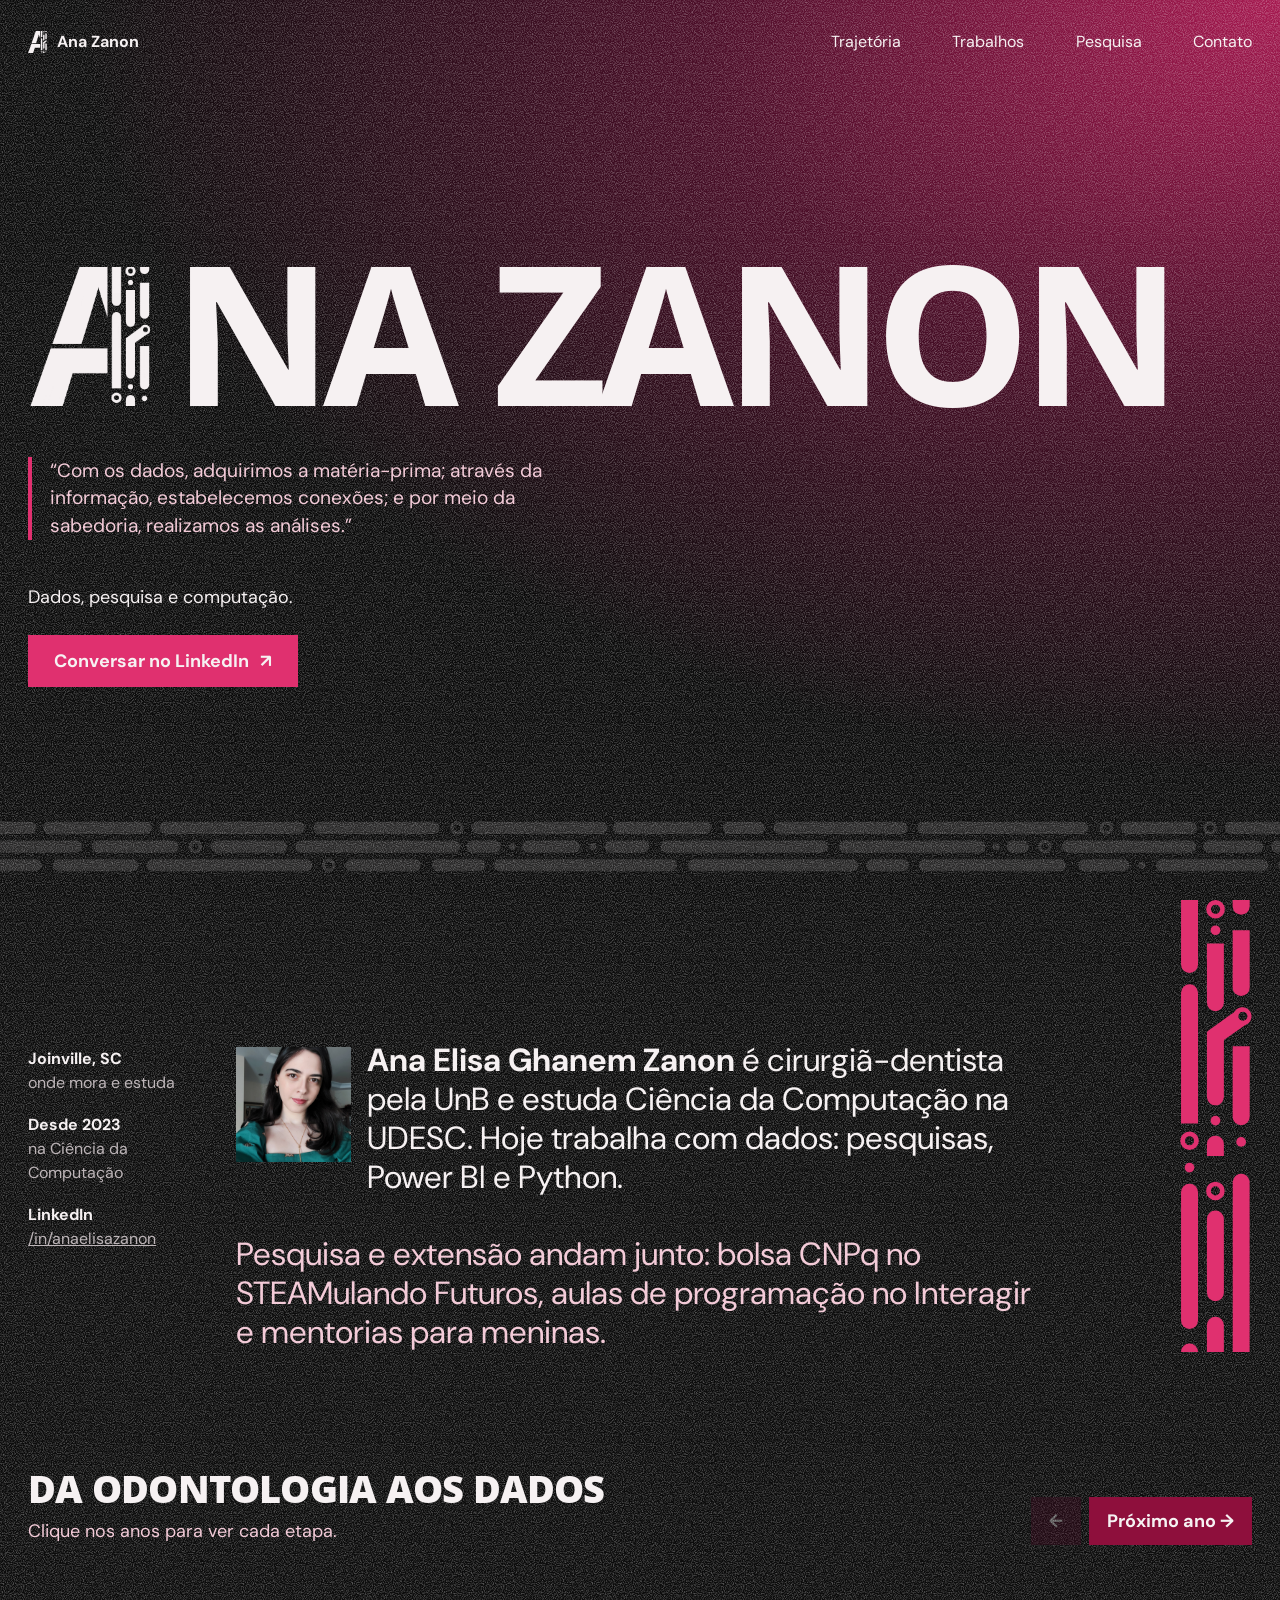
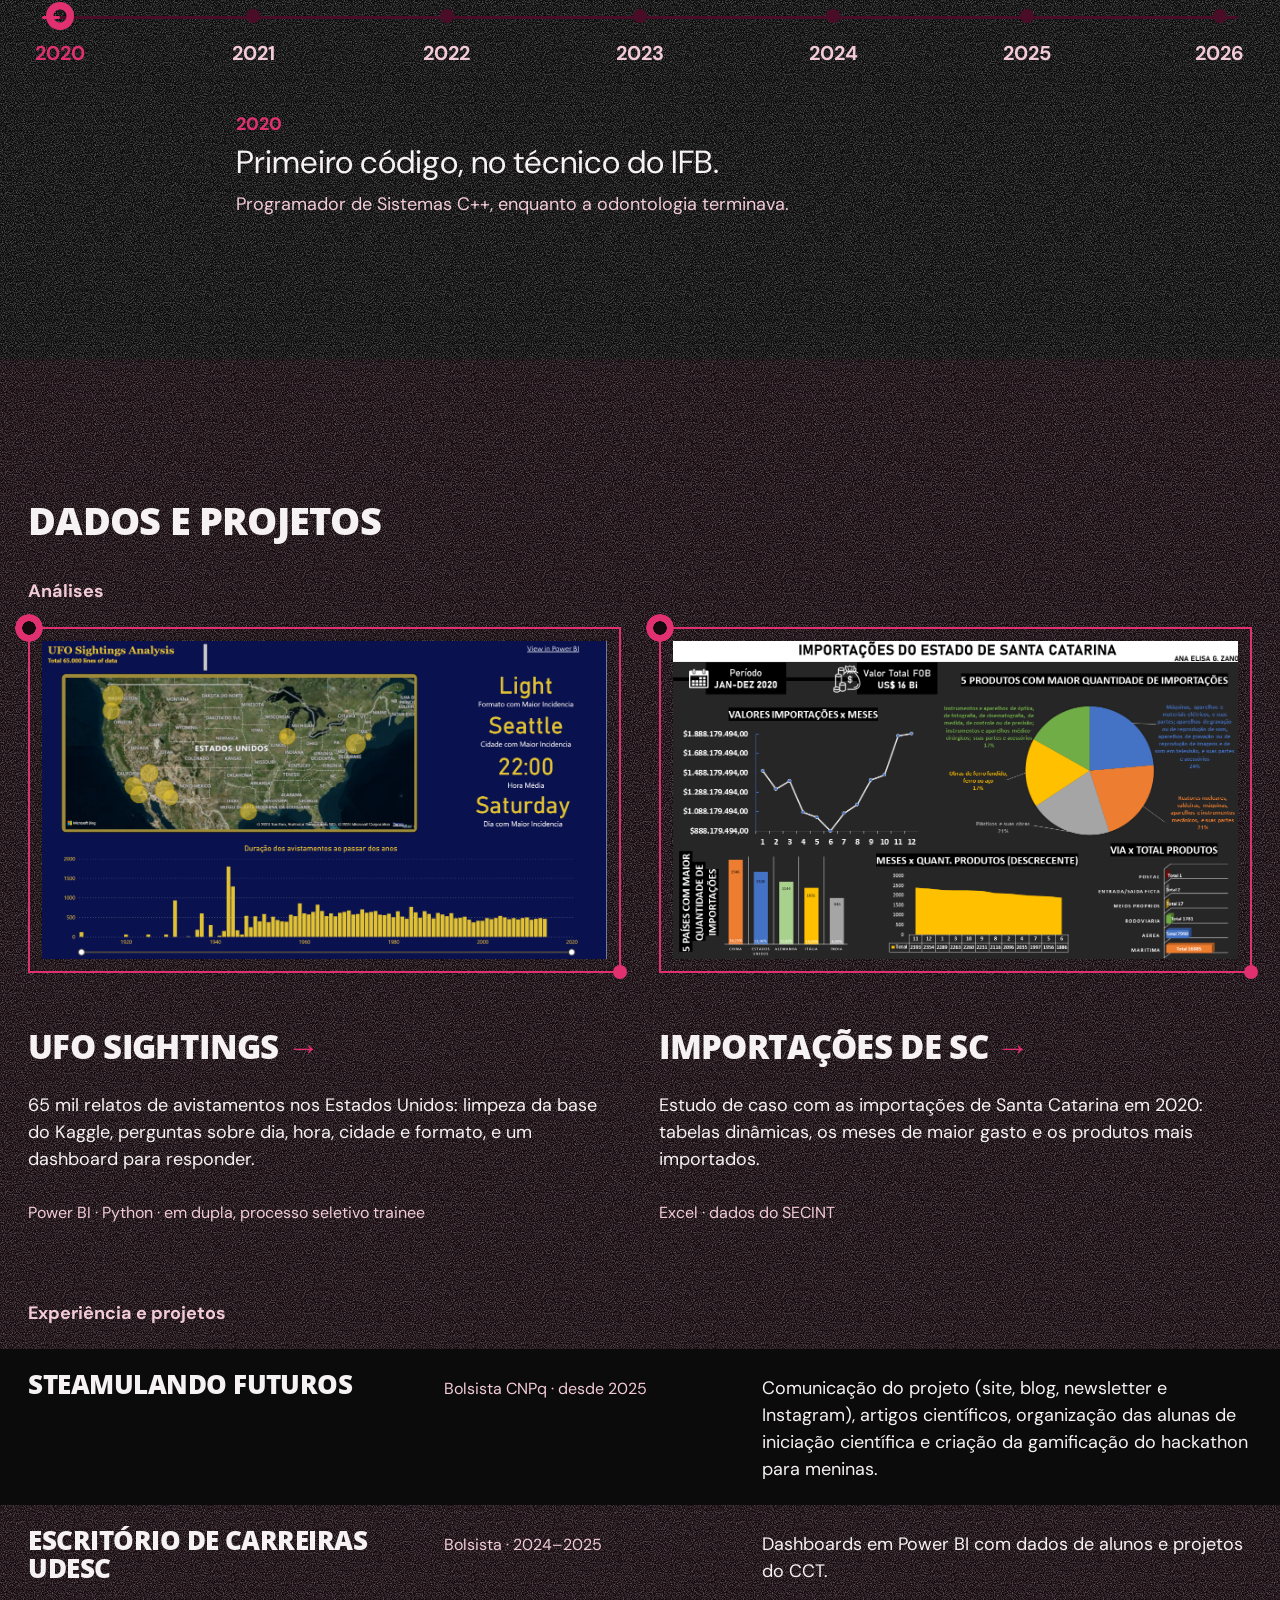
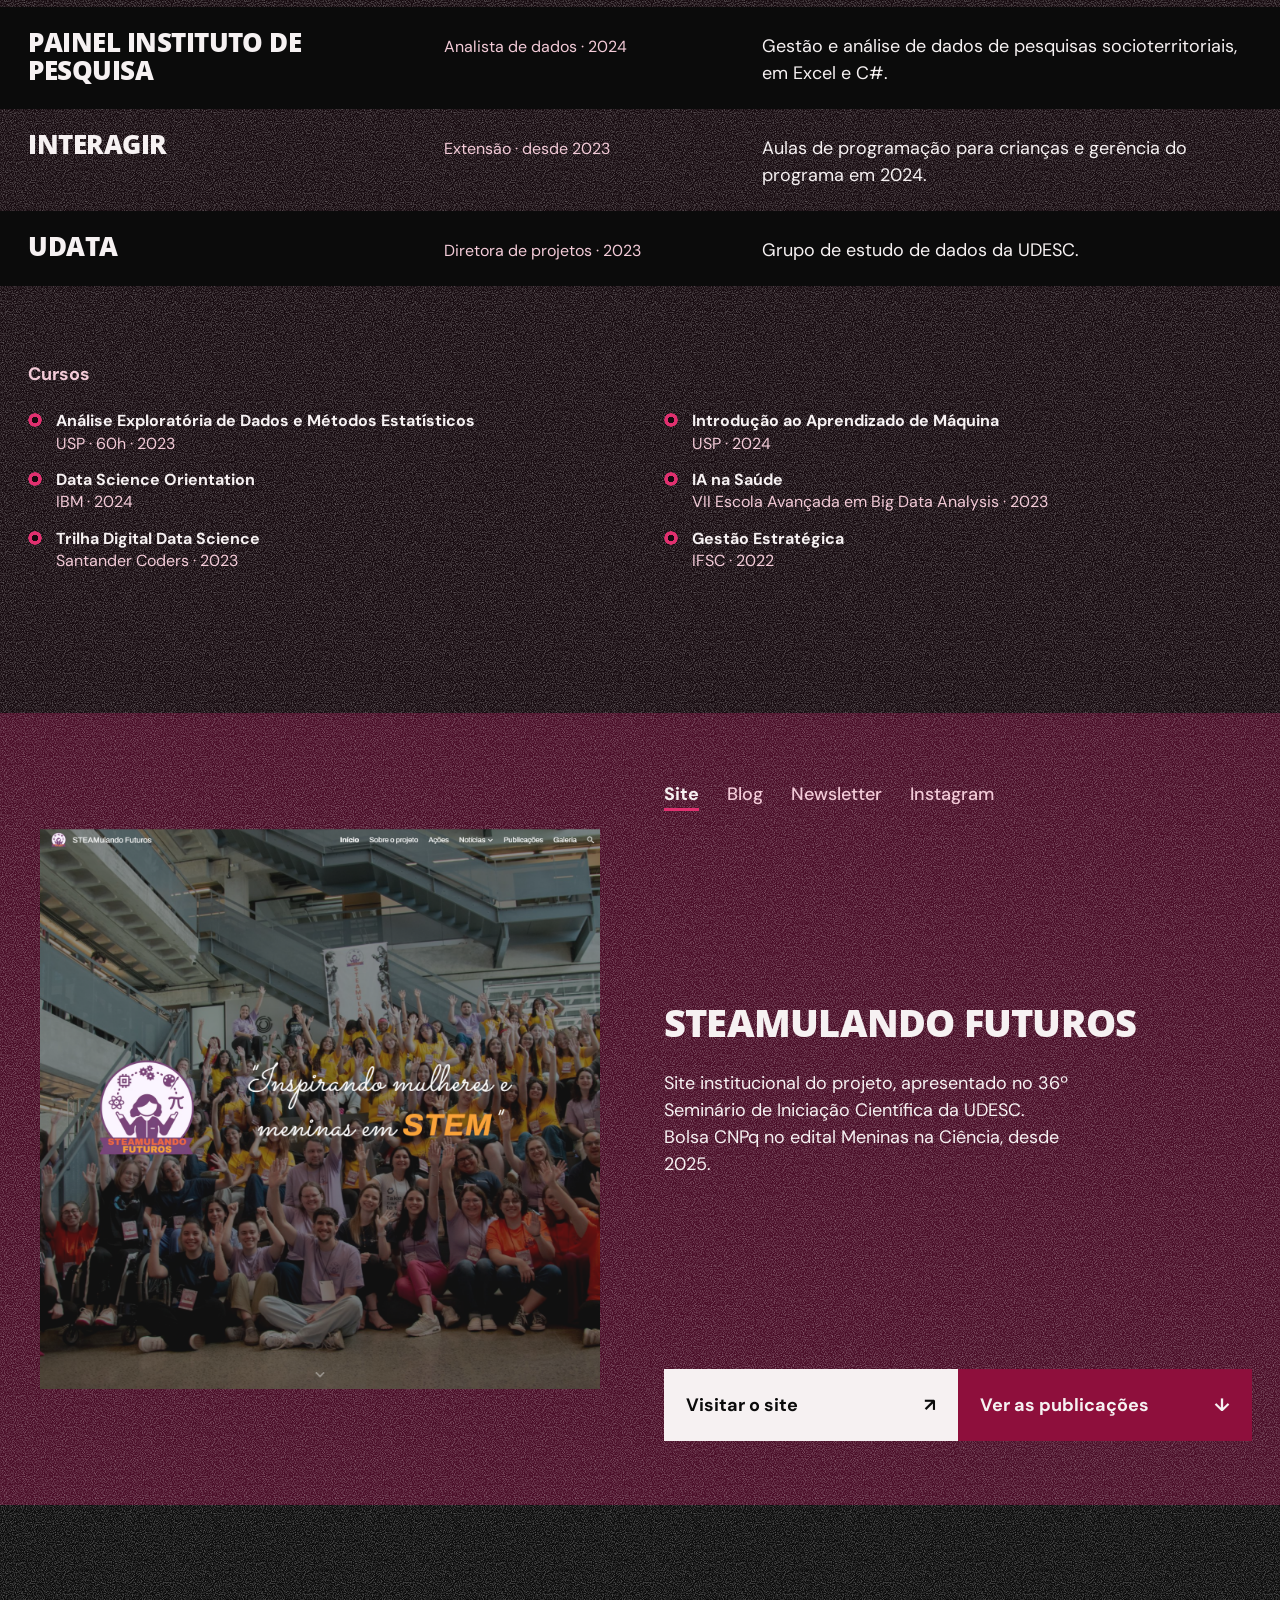
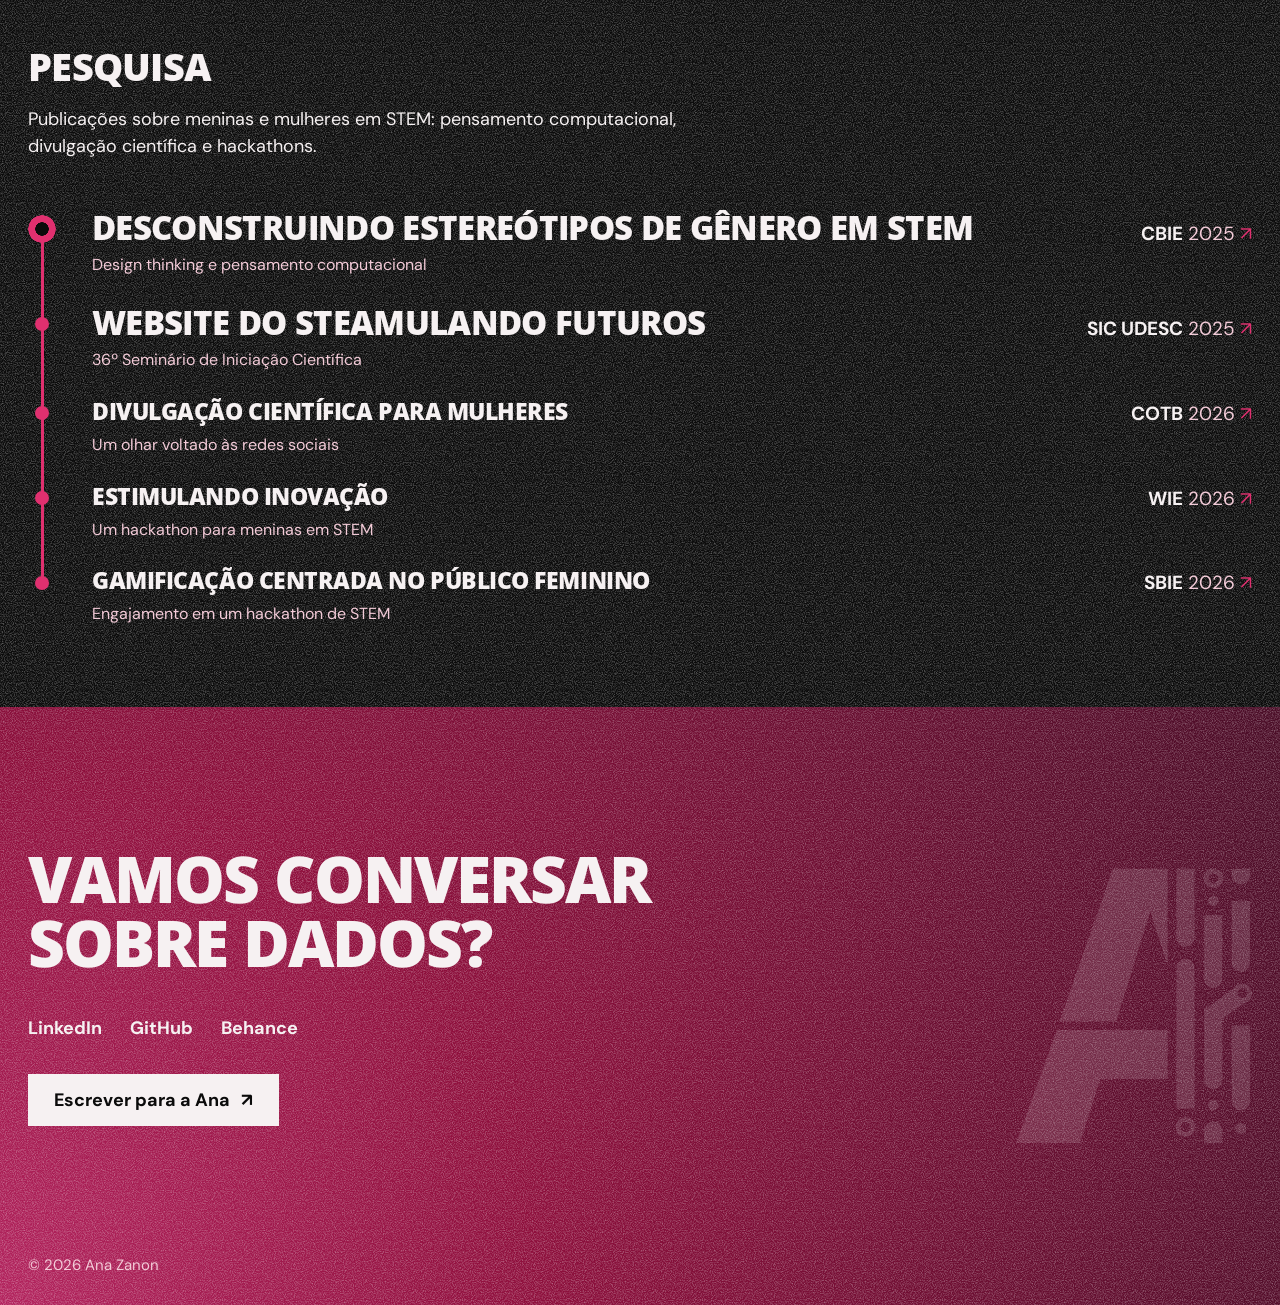
<file: index.html>
<!doctype html>
<html lang="pt-BR">
<head>
<meta charset="utf-8">
<meta name="viewport" content="width=device-width, initial-scale=1">
<title>Ana Zanon · Dados, pesquisa e computação</title>
<meta name="description" content="Ana Zanon: graduanda em Ciência da Computação na UDESC Joinville, analista de dados e pesquisadora em meninas em STEM. Cirurgiã-dentista pela UnB.">
<link rel="preconnect" href="https://fonts.googleapis.com">
<link rel="preconnect" href="https://fonts.gstatic.com" crossorigin>
<link href="https://fonts.googleapis.com/css2?family=Open+Sans:wght@700..800&family=DM+Sans:opsz,wght@9..40,400;9..40,500;9..40,700&display=swap" rel="stylesheet">
<script>document.documentElement.classList.add('js')</script>
<style>
:root{
  --bg:#0B0B0B; --ink:#F6F1F2; --muted:#BDB5B8; --soft:#F3CBD8; --accent:#E0306F;
  --wine:#8E0F3C; --deep:#4A0D27; --rose:#A61950; --field:#160A0F;
  --display:'Open Sans', Arial, sans-serif; --text:'DM Sans', system-ui, sans-serif;
  --m:clamp(16px,2.2vw,32px);
  --s-small:16px; --s-body:18px; --s-mid:clamp(28px,3vw,40px); --s-statement:clamp(22px,2.5vw,36px); --s-poster:clamp(48px,9.4vw,150px);
  --grain:url("data:image/svg+xml,%3Csvg xmlns='http://www.w3.org/2000/svg' width='240' height='240'%3E%3Cfilter id='g'%3E%3CfeTurbulence type='fractalNoise' baseFrequency='0.9' numOctaves='2' seed='7' stitchTiles='stitch'/%3E%3CfeColorMatrix values='0 0 0 0 1 0 0 0 0 1 0 0 0 0 1 1.4 0 0 0 -0.55'/%3E%3C/filter%3E%3Crect width='240' height='240' filter='url(%23g)' opacity='0.5'/%3E%3C/svg%3E");
  --ease-out:cubic-bezier(.22,1,.36,1);
}
*,*::before,*::after{box-sizing:border-box}
html{-webkit-text-size-adjust:100%;scroll-behavior:smooth}
body{margin:0;background:var(--bg) var(--grain);color:var(--ink);font-family:var(--text);font-size:var(--s-body);line-height:1.5;-webkit-font-smoothing:antialiased;overflow-x:hidden}
img{display:block;max-width:100%;height:auto}
a{color:inherit}
h1,h2,h3,p,ul,ol,figure{margin:0}
ul,ol{padding:0;list-style:none}
:focus-visible{outline:3px solid var(--accent);outline-offset:4px}
::selection{background:var(--accent);color:var(--ink)}
.skip{position:absolute;left:-9999px}.skip:focus{left:var(--m);top:var(--m);z-index:10;background:var(--ink);color:var(--bg);padding:12px 16px}
.vh{position:absolute;width:1px;height:1px;overflow:hidden;clip:rect(0 0 0 0);white-space:nowrap}

/* buttons: one shape for the whole page, square */
.btn{display:inline-flex;align-items:center;gap:.6em;min-height:52px;padding:0 26px;background:var(--accent);color:var(--ink);font:700 var(--s-body)/1 var(--text);text-decoration:none;border:0;cursor:pointer;transition:transform .18s var(--ease-out),background-color .18s}
.btn:hover{background:#C9245E}
.btn:active{transform:scale(.97)}
.btn .arr{transition:transform .25s var(--ease-out)}
.btn:hover .arr{transform:translate(3px,-3px)}

/* ---------- HERO ---------- */
.hero{position:relative;min-height:100svh;display:grid;grid-template-rows:auto 1fr auto;padding:var(--m);background:var(--grain),radial-gradient(120% 110% at 100% 0%,#A61950 0%,#4A0D27 38%,#0A0A0A 78%)}
.nav{display:flex;justify-content:space-between;align-items:center;gap:24px}
.mark{display:flex;align-items:center;gap:10px;font:700 var(--s-small)/1 var(--text);text-decoration:none}
.mark svg{width:19px;height:22px;color:var(--ink)}
.nav ul{display:flex;gap:clamp(18px,4vw,64px)}
.nav ul a{font-size:var(--s-small);text-decoration:none;position:relative;padding:8px 0}
.nav ul a::after{content:"";position:absolute;left:0;right:0;bottom:2px;height:2px;background:var(--accent);transform:scaleX(0);transform-origin:left;transition:transform .3s var(--ease-out)}
.nav ul a:hover::after,.nav ul a:focus-visible::after{transform:scaleX(1)}
.name{display:flex;justify-content:flex-start;margin-left:-.03em;align-items:baseline;font:720 clamp(56px,15.2vw,300px)/.9 var(--display);letter-spacing:-.045em;text-transform:uppercase;white-space:nowrap;margin:0}
.name .a{display:inline-block;width:.724em;height:.714em;margin-right:.02em}
/* Ana's own GIF, used as a luminance mask: its white becomes the letter in ink, its black background disappears */
.name .a{background:var(--ink);-webkit-mask:url(assets/logo.svg) center/contain no-repeat;mask:url(assets/logo-animado.gif) center/contain no-repeat;mask-mode:luminance}
@media (prefers-reduced-motion:reduce){.name .a{mask:url(assets/logo.svg) center/contain no-repeat;mask-mode:alpha}}
.hero-foot{display:flex;flex-direction:column;align-items:flex-start;gap:24px;margin-top:clamp(28px,3.4vw,44px)}
.hero-foot p{max-width:46ch;font-size:var(--s-body);color:var(--ink)}

/* ---------- ABOUT ---------- */
section{position:relative}
.about{padding:clamp(96px,11vw,170px) var(--m)}
.about-grid{display:grid;grid-template-columns:repeat(12,1fr);gap:24px}
.facts{grid-column:1 / span 2;display:flex;flex-direction:column;gap:18px;font-size:var(--s-small);color:var(--muted);padding-top:.4em}
.facts b{display:block;color:var(--ink);font-weight:700}
.bio{grid-column:3 / span 8;font-size:var(--s-statement);line-height:1.22;color:var(--ink)}
.bio p+p{margin-top:1.2em;color:var(--soft)}
.dropcap{float:left;width:3.6em;height:3.6em;margin:.18em .5em .1em 0;position:relative;overflow:hidden;background:var(--deep)}
.dropcap img{width:100%;height:100%;object-fit:cover;object-position:50% 24%;filter:contrast(1.04) saturate(.9)}
.hero-mid{align-self:center;display:flex;flex-direction:column;align-items:flex-start;padding-top:clamp(64px,12vh,140px)}
.hero-quote{max-width:44ch;margin:clamp(24px,3vw,40px) 0 0;padding-left:18px;border-left:4px solid var(--accent);font-size:clamp(18px,1.5vw,22px);line-height:1.45;color:var(--soft)}

/* the live thing: the trace through the years */
.trace{margin-top:clamp(80px,9vw,140px)}
.trace-head{display:flex;justify-content:space-between;align-items:end;gap:24px;flex-wrap:wrap;margin-bottom:28px}
.trace h2{font:800 var(--s-mid)/1.05 var(--display);letter-spacing:-.02em;text-transform:uppercase}
.trace .hint{margin-top:10px;color:var(--soft)}
.steps{display:flex;gap:8px}
.step{min-height:48px;min-width:48px;padding:0 18px;border:0;background:var(--wine);color:var(--ink);font:700 var(--s-body)/1 var(--text);cursor:pointer;transition:transform .18s var(--ease-out),background-color .2s,opacity .2s}
.step.prev{background:var(--deep)}
.step:hover{background:#A61950}.step.prev:hover{background:var(--wine)}
.step:active{transform:scale(.96)}
.step:disabled,.step.prev:disabled{opacity:.35;cursor:default;background:var(--deep)}
.years{position:relative;display:flex;justify-content:space-between;gap:8px;padding-top:30px;overflow-x:auto;scrollbar-width:none;-webkit-overflow-scrolling:touch}
.years::-webkit-scrollbar{display:none}
.years::before,.years .lit{content:"";position:absolute;left:14px;right:14px;top:43px;height:3px;background:var(--deep);border-radius:2px}
.years .lit{right:auto;background:var(--accent);width:0;transition:width .6s var(--ease-out)}
.years button{position:relative;flex:0 0 auto;min-width:64px;min-height:76px;padding:30px 6px 6px;background:none;border:0;color:var(--soft);font:700 20px/1 var(--text);font-variant-numeric:tabular-nums;cursor:pointer;transition:color .2s}
.years button::before{content:"";position:absolute;top:6px;left:50%;width:14px;height:14px;margin-left:-7px;border-radius:50%;background:var(--deep);transition:transform .3s var(--ease-out),background-color .3s}
.years button.on-path::before{background:var(--accent)}
.years button[aria-pressed="true"]{color:var(--accent)}
.years button:not([aria-pressed="true"]):hover{text-decoration:underline;text-decoration-color:var(--accent);text-decoration-thickness:3px;text-underline-offset:6px}
.years button[aria-pressed="true"]::before{width:28px;height:28px;margin-left:-14px;top:-1px;background:radial-gradient(circle,transparent 0 6px,var(--accent) 7px)}
.years button:hover{color:var(--ink)}
.years button:hover::before{transform:scale(1.25)}
.years button:active::before{transform:scale(.9)}
.year-text{min-height:5.5em;margin-top:36px;display:grid;grid-template-columns:repeat(12,1fr);gap:24px}
.year-text p{grid-column:3 / span 8;font-size:var(--s-statement);line-height:1.22}
.year-text .yr{display:block;font:800 var(--s-body)/1 var(--text);color:var(--accent);margin-bottom:10px}
.year-text p span{display:block;margin-top:.5em;font-size:var(--s-body);line-height:1.5;color:var(--soft)}
.year-text p.swap{animation:swap .45s var(--ease-out)}
@keyframes swap{from{opacity:0;transform:translateY(14px)}to{opacity:1;transform:none}}

/* ---------- WORK ---------- */
.work{padding:clamp(96px,11vw,170px) var(--m);background:var(--field) var(--grain)}
.work h2{font:800 var(--s-mid)/1.05 var(--display);letter-spacing:-.02em;text-transform:uppercase}
.work h3{font:700 var(--s-body)/1.3 var(--text);color:var(--soft);margin:clamp(56px,6vw,88px) 0 24px}
.work h2 + h3{margin-top:40px}
.cases{display:grid;grid-template-columns:1fr 1fr;gap:clamp(24px,3vw,48px)}
.case{display:flex;flex-direction:column;gap:20px;text-decoration:none}
.case .shot{aspect-ratio:16/9;overflow:hidden;background:#0b0b0b}
.case .shot img{width:100%;height:100%;object-fit:cover;object-position:50% 0;transition:transform .6s var(--ease-out)}
.case:hover .shot img{transform:scale(1.03)}
.case .t{font:800 clamp(26px,2.6vw,38px)/1.05 var(--display);letter-spacing:-.02em;text-transform:uppercase}
.case .t .go{color:var(--accent);display:inline-block;transition:transform .25s var(--ease-out)}
.case:hover .t .go{transform:translate(4px,-4px)}
.case p{max-width:52ch;color:var(--ink)}
.case .tags{font-size:var(--s-small);color:var(--soft)}
.jobs li{display:grid;grid-template-columns:4fr 3fr 5fr;gap:24px;align-items:baseline;padding:22px var(--m);margin:0 calc(var(--m) * -1)}
.jobs li:nth-child(odd){background:var(--bg)}
.jobs .n{font:800 clamp(22px,2vw,30px)/1.1 var(--display);letter-spacing:-.02em;text-transform:uppercase}
.jobs .r{font-size:var(--s-small);color:var(--soft)}
.jobs .x{color:var(--ink);max-width:52ch}
.courses{display:grid;grid-template-columns:1fr 1fr;gap:14px 48px;font-size:16px;line-height:1.4}
.courses li{display:grid;grid-template-columns:14px 1fr;column-gap:14px}
.courses li::before{content:"";grid-row:1 / span 2;width:14px;height:14px;margin-top:3px;border-radius:50%;background:radial-gradient(circle,var(--field) 0 3px,var(--accent) 3.5px 6.5px,transparent 7px)}
.courses b{font-weight:700}
.courses span{color:var(--soft)}
.pic{position:relative;overflow:hidden;background:var(--deep)}
.pic img{width:100%;height:100%;object-fit:cover;filter:grayscale(1) contrast(1.08) brightness(.82)}
.pic::after{content:"";position:absolute;inset:0;background:var(--rose);mix-blend-mode:color;opacity:.55;pointer-events:none}


.showcase{display:grid;grid-template-columns:1fr 1fr;min-height:88svh;background:var(--deep) var(--grain)}
.plate{display:flex;align-items:center;justify-content:center;padding:40px}
.plate .pic{width:100%;max-width:calc(88svh - 80px);aspect-ratio:1/1}
.plate .pic img{position:absolute;inset:0;object-position:50% 0;filter:none;opacity:0;transition:opacity .35s var(--ease-out)}
.plate .pic img.on{opacity:1}
.plate .pic img[data-tab="t-site"]{object-position:50% 40%}
.plate .pic::after{opacity:0}
.sc-text{display:flex;flex-direction:column;justify-content:space-between;gap:48px;padding:clamp(40px,5vw,72px) var(--m) clamp(40px,5vw,72px) 24px}
.tabs{display:flex;flex-wrap:wrap;gap:6px 28px}
.tabs button{background:none;border:0;padding:8px 0;color:var(--soft);font:500 18px/1 var(--text);cursor:pointer;position:relative}
.tabs button[aria-selected="true"]{color:var(--ink);font-weight:700}
.tabs button[aria-selected="true"]::after{content:"";position:absolute;left:0;right:0;bottom:0;height:3px;background:var(--accent)}
.tabs button:hover{color:var(--ink)}
.sc-text h2{font:800 var(--s-mid)/1.05 var(--display);letter-spacing:-.02em;text-transform:uppercase}
.sc-text .desc{margin-top:28px;max-width:34ch;font-size:var(--s-body)}
.sc-text .desc[hidden]{display:none}
.cells{display:grid;grid-auto-flow:column;grid-auto-columns:1fr}
.cells a[hidden]{display:none}
.cells a{display:flex;align-items:center;justify-content:space-between;min-height:72px;padding:0 22px;font-weight:700;text-decoration:none;transition:transform .18s var(--ease-out),background-color .2s}
.cells a:first-child{background:var(--ink);color:var(--bg)}
.cells a:last-child{background:var(--wine);color:var(--ink)}
.cells a:hover{transform:translateY(-3px)}
.cells a:active{transform:scale(.98)}

/* ---------- RESEARCH POSTER ---------- */
.research{padding:clamp(96px,11vw,170px) var(--m) 80px}
.research h2{font:800 var(--s-mid)/1.05 var(--display);letter-spacing:-.02em;text-transform:uppercase}
.research .lede{margin-top:20px;max-width:56ch;color:var(--ink)}
.poster{margin-top:48px;display:flex;flex-direction:column;gap:26px}
.poster a{display:flex;justify-content:space-between;align-items:baseline;gap:24px;text-decoration:none;padding:.04em 0}
.poster .w{font:800 clamp(24px,2.6vw,38px)/1.1 var(--display);letter-spacing:-.02em;text-transform:uppercase;transition:color .2s;max-width:30ch}
.poster .s{display:block;margin-top:6px;font:400 var(--s-small)/1.4 var(--text);letter-spacing:0;text-transform:none;color:var(--soft)}
.poster .f{font-size:19px;font-variant-numeric:tabular-nums;color:var(--soft);text-align:right;flex:0 0 auto}
.poster .f b{color:var(--ink)}
.poster .f .go{color:var(--accent);display:inline-block;transition:transform .25s var(--ease-out)}
.poster a:hover .w,.poster a:focus-visible .w{color:var(--accent)}
.poster a:hover .go{transform:translate(4px,-4px)}
.poster .main .w{color:var(--ink)}
.poster .minor .w{font-size:clamp(20px,1.8vw,26px);color:var(--ink)}
.archive{display:grid;grid-template-columns:5fr 7fr;gap:24px;margin-top:clamp(80px,9vw,140px);align-items:end}
.archive .pic{aspect-ratio:3/2}
.archive .pic img{object-position:50% 50%}
.archive p{font-size:var(--s-statement);line-height:1.22;max-width:30ch}
.archive p span{display:block;margin-top:16px;font-size:var(--s-small);line-height:1.45;color:var(--muted)}

/* ---------- FOOTER ---------- */
footer{position:relative;overflow:hidden;display:flex;flex-direction:column;align-items:flex-start;padding:clamp(88px,11vw,160px) var(--m) 28px;background:var(--grain),radial-gradient(circle at 0% 100%,#B3245E 0%,#8E0F3C 38%,#4A0D27 100%)}
footer h2{font:800 clamp(40px,5vw,84px)/1 var(--display);letter-spacing:-.03em;text-transform:uppercase;max-width:20ch}
.f-links{display:flex;gap:28px;margin-top:40px;font-size:var(--s-body);font-weight:700}
.f-links a{text-decoration:none;position:relative;padding:6px 0}
.f-links a::after{content:"";position:absolute;left:0;right:0;bottom:0;height:2px;background:var(--ink);transform:scaleX(0);transform-origin:left;transition:transform .3s var(--ease-out)}
.f-links a:hover::after,.f-links a:focus-visible::after{transform:scaleX(1)}
footer .btn{margin-top:32px;background:var(--ink);color:var(--bg)}
footer .btn:hover{background:var(--soft)}
.credits{margin-top:clamp(80px,10vw,140px);font-size:15px;color:var(--soft)}

/* ---------- LOGO ELEMENTS (from Ana's slide style: one per section, 60px clear of any text) ---------- */
.hero{grid-template-rows:auto 1fr auto}
.band{height:clamp(36px,4vw,56px);margin:clamp(40px,6vh,64px) calc(var(--m) * -1) 0;background:url(assets/trilhas-h.svg) repeat-x 0 50% / auto 100%;opacity:.13}
.about-grid{position:relative}
.about-col{position:absolute;right:0;top:calc(clamp(96px,11vw,170px) * -1);bottom:0;width:clamp(56px,5.6vw,84px);overflow:hidden;pointer-events:none}
.about-col img{width:100%;height:auto}
.frame{position:relative;padding:14px}
.frame::before{content:"";position:absolute;inset:0;border:2px solid var(--accent);pointer-events:none}
.frame::after{content:"";position:absolute;left:-13px;top:-13px;width:28px;height:28px;border-radius:50%;background:radial-gradient(circle,var(--field) 0 6.5px,var(--accent) 7px 13.5px,transparent 14px)}
.frame .dot{position:absolute;right:-6px;bottom:-6px;width:14px;height:14px;border-radius:50%;background:var(--accent)}
.case{gap:28px}
.case .frame{margin-bottom:28px}
.poster{padding-left:64px}
.poster li{position:relative;--c:21px}
.poster li.minor{--c:15px}
.poster li::before{content:"";position:absolute;left:-57px;top:calc(var(--c) - 7px);width:14px;height:14px;border-radius:50%;background:var(--accent)}
.poster li:first-child::before{left:-64px;top:calc(var(--c) - 14px);width:28px;height:28px;background:radial-gradient(circle,var(--bg) 0 6.5px,var(--accent) 7px 13.5px,transparent 14px)}
.poster li:not(:last-child)::after{content:"";position:absolute;left:-51.5px;top:var(--c);width:3px;height:calc(100% + 26px);background:var(--accent);z-index:-1}
.poster{position:relative;z-index:0}
.wm{position:absolute;right:var(--m);top:50%;transform:translateY(-50%);height:min(46%,320px);width:auto;opacity:.13;pointer-events:none}

/* ---------- MOTION ---------- */
.js .rv{opacity:0;transform:translateY(24px)}
.js .rv.in{opacity:1;transform:none;transition:opacity .7s var(--ease-out),transform .8s var(--ease-out);transition-delay:calc(var(--i,0) * 75ms)}
.js .name .ch{display:inline-block;opacity:0;transform:translateY(40%)}
.js .name.in .ch{opacity:1;transform:none;transition:opacity .8s var(--ease-out),transform 1s var(--ease-out);transition-delay:calc(var(--i,0) * 55ms + 120ms)}
.js .shutter{clip-path:inset(0 100% 0 0)}
.js .shutter img{transform:scale(1.12)}
.js .plate.in .shutter{clip-path:inset(0 0 0 0);transition:clip-path 1.1s cubic-bezier(.77,0,.18,1)}
.js .plate.in .shutter img{transform:scale(1);transition:transform 1.6s var(--ease-out)}
.drift img{animation:drift 22s ease-in-out infinite alternate}
@keyframes drift{from{transform:scale(1.04) translate(0,0)}to{transform:scale(1.14) translate(-2%,-1.5%)}}
@keyframes pulse{0%{opacity:.25}100%{opacity:1}}
@media (prefers-reduced-motion:reduce){
  html{scroll-behavior:auto}
  .js .rv,.js .name .ch{opacity:1!important;transform:none!important;transition:opacity .3s!important}
  .js .shutter{clip-path:none!important}.js .shutter img{transform:none!important}
  .drift img{animation:none}
  .year-text p.swap{animation:none}
}

/* ---------- PHONE ---------- */
@media (max-width:760px){
  .about-col,.wm{display:none}
  .poster{padding-left:44px}
  .poster li::before{left:-41px}.poster li:first-child::before{left:-48px}.poster li:not(:last-child)::after{left:-35.5px}
  :root{--s-body:17px}
  .nav ul{gap:16px}.nav ul li:not(:last-child){display:none}
  .name{font-size:19.5vw;flex-direction:column;align-items:flex-start;justify-content:center;line-height:.88}
  .hero-quote{font-size:17px}
  .name .row{display:flex;align-items:baseline}
  .hero-foot{align-self:stretch;align-items:stretch}
  .hero-foot .btn{justify-content:space-between}
  .about-grid{display:flex;flex-direction:column}
  .bio{font-size:22px;line-height:1.25}
  .dropcap{width:4.9em;height:4.9em}
  .facts{order:2;flex-direction:row;flex-wrap:wrap;gap:16px 28px;font-size:14px;margin-top:28px}
  .years{justify-content:space-between;gap:0;overflow:visible}
  .years button{min-width:40px;font-size:15px}
  .year-text{display:block}
  .year-text p{font-size:22px}
  .cases{grid-template-columns:1fr;gap:56px}
  .jobs li{grid-template-columns:1fr;gap:6px;padding:18px var(--m)}
  .jobs .n{font-size:22px}
  .courses{grid-template-columns:1fr}
  .showcase{grid-template-columns:1fr}
  .plate{padding:16px 16px 0}
  .sc-text{padding:28px 16px 48px;gap:36px}
  .cells{grid-auto-flow:row}.cells a{min-height:60px}
  .poster a{flex-direction:column;align-items:flex-start;gap:6px;padding-bottom:22px}
  .poster .w{font-size:22px}
  .poster .minor .w{font-size:19px}
  .poster .f{text-align:left;font-size:15px}
  .archive{grid-template-columns:1fr}
  .archive p{font-size:22px}
  footer h2{font-size:9vw}
  footer .btn{align-self:stretch;justify-content:space-between}
}
</style>
</head>
<body>
<svg width="0" height="0" style="position:absolute" aria-hidden="true">
  <symbol id="logo" viewBox="0 0 293.4 343">
    <g fill="currentColor"><path d="M188.5 0H120.6L54 190.9H124.6L166.9 53.8L188.5 121Z"/><path d="M0 343H79.2L104.9 262.8H188.5V201.6H50.9Z"/></g>
    <g class="tr" fill="currentColor" fill-rule="evenodd"><path d="M199.4 0V86.6A11.3 11.3 0 0 0 222 86.6V0Z"/><path d="M199.4 299.5V124.1A11.3 11.3 0 0 1 222 124.1V299.5Z"/><path d="M210.7 310.1A12.4 12.4 0 1 1 210.7 334.9A12.4 12.4 0 1 1 210.7 310.1ZM210.7 316.4A6.1 6.1 0 1 0 210.7 328.6A6.1 6.1 0 1 0 210.7 316.4Z"/><path d="M245.4 0A12.4 12.4 0 1 1 245.4 24.8A12.4 12.4 0 1 1 245.4 0ZM245.4 6.2A6.2 6.2 0 1 0 245.4 18.6A6.2 6.2 0 1 0 245.4 6.2Z"/><circle cx="245.3" cy="40.5" r="6.5"/><path d="M233.9 58.2H256.5V137.6A11.3 11.3 0 0 1 233.9 137.6Z"/><path d="M284.9 144.2L282.4 143.8L279.9 143.8L277.4 144.2L274.9 145.4L273 146.8L271.8 148L270.4 149.9L269.2 150.9L261.9 156L256 160.5L235.5 175.2L234 176.8L233.9 177.4V262.8L234 265L235 268.5L236.8 271.4L239.2 273.6L241.9 274.8L243.9 275.1L247.6 275L249.4 274.5L251.4 273.4L253.4 271.6L254.6 269.9L255.5 268.1L256.4 265L256.6 261.8L256.5 260.6V188.8L256.9 187.5L257.5 186.9L283.5 168.4L287.1 166.6L288.5 165.8L290 164.5L291.8 162.1L292.6 160.2L293.2 157.8L293.4 155.2L292.8 152L291.8 149.8L289.5 147L287.5 145.5ZM280.1 149.9L282.9 149.8L284.8 150.4L286.5 151.9L287.1 152.8L287.6 154L287.9 156.1L287.6 157.5L287.1 158.6L285.6 160.4L283.1 161.6L282.2 161.8L280.5 161.6L278.5 160.8L277 159.4L276 157.5L275.8 155.4L276.4 153L277.1 151.9L278 151L278.9 150.4Z"/><path d="M233.9 342.9V327A11.3 11.3 0 0 1 256.5 327V342.9Z"/><circle cx="245.3" cy="295.5" r="6.5"/><path d="M268.2 0V8.5A11.35 11.35 0 0 0 290.9 8.5V0Z"/><path d="M268.2 40.6H290.9V117.4A11.35 11.35 0 0 1 268.2 117.4Z"/><path d="M268.2 195.9H290.9V290.5A11.35 11.35 0 0 1 268.2 290.5Z"/><circle cx="279.5" cy="324.1" r="6.5"/></g>
  </symbol>
</svg>
<a class="skip" href="#sobre">Pular para o conteúdo</a>

<header class="hero">
  <nav class="nav" aria-label="Principal">
    <a class="mark" href="#top" id="top"><svg aria-hidden="true"><use href="#logo"/></svg>Ana Zanon</a>
    <ul>
      <li><a href="#sobre">Trajetória</a></li>
      <li><a href="#trabalhos">Trabalhos</a></li>
      <li><a href="#pesquisa">Pesquisa</a></li>
      <li><a href="#contato">Contato</a></li>
    </ul>
  </nav>
  <div class="hero-mid">
  <h1 class="name" aria-label="Ana Zanon">
    <span class="row" aria-hidden="true"><span class="a ch" style="--i:0"></span><span class="ch" style="--i:1">N</span><span class="ch" style="--i:2">A</span><span class="ch" style="--i:3">&nbsp;</span></span><span class="row" aria-hidden="true"><span class="ch" style="--i:4">Z</span><span class="ch" style="--i:5">A</span><span class="ch" style="--i:6">N</span><span class="ch" style="--i:7">O</span><span class="ch" style="--i:8">N</span></span>
  </h1>
  <blockquote class="hero-quote rv" style="--i:9">“Com os dados, adquirimos a matéria-prima; através da informação, estabelecemos conexões; e por meio da sabedoria, realizamos as análises.”</blockquote>
  <div class="hero-foot">
    <p class="rv" style="--i:10">Dados, pesquisa e computação.</p>
    <a class="btn rv" style="--i:11" href="https://www.linkedin.com/in/anaelisazanon" target="_blank" rel="noopener">Conversar no LinkedIn <span class="arr" aria-hidden="true">↗</span></a>
  </div>
  </div>
  <div class="band" aria-hidden="true"></div>
</header>

<main>
<section class="about" id="sobre" aria-label="Sobre a Ana">
  <div class="about-grid">
    <div class="about-col" aria-hidden="true"><img src="assets/trilhas-v.svg" width="96" height="1400" alt=""></div>
    <ul class="facts rv">
      <li><b>Joinville, SC</b>onde mora e estuda</li>
      <li><b>Desde 2023</b>na Ciência da Computação</li>
      <li><b>LinkedIn</b><a href="https://www.linkedin.com/in/anaelisazanon" target="_blank" rel="noopener">/in/anaelisazanon</a></li>
    </ul>
    <div class="bio">
      <p class="rv" style="--i:1"><span class="dropcap"><img src="assets/ana-foto.jpg" width="1280" height="1568" alt="Ana Zanon, de cabelo escuro e blusa verde, olhando para a câmera" loading="lazy" decoding="async"></span><b>Ana Elisa Ghanem Zanon</b> é cirurgiã-dentista pela UnB e estuda Ciência da Computação na UDESC. Hoje trabalha com dados: pesquisas, Power BI e Python.</p>
      <p class="rv" style="--i:2">Pesquisa e extensão andam junto: bolsa CNPq no STEAMulando Futuros, aulas de programação no Interagir e mentorias para meninas.</p>
    </div>
  </div>

  <div class="trace" id="trajetoria">
    <div class="trace-head rv">
      <div><h2>Da odontologia aos dados</h2><p class="hint">Clique nos anos para ver cada etapa.</p></div>
      <div class="steps" hidden><button type="button" class="step prev" aria-label="Ano anterior">←</button><button type="button" class="step next">Próximo ano →</button></div>
    </div>
    <div class="years rv" role="group" aria-label="Escolha um ano da trajetória" hidden>
      <span class="lit" aria-hidden="true"></span>
    </div>
    <div class="year-text" aria-live="polite"></div>
    <ol class="allyears-list" id="anos"></ol>
  </div>
</section>

<section class="work" id="trabalhos" aria-labelledby="trabalhos-t">
  <h2 id="trabalhos-t" class="rv">Dados e projetos</h2>
  <h3 class="rv" style="--i:1">Análises</h3>
  <div class="cases">
    <a class="case rv" style="--i:2" href="projetos/ufo-sightings.html">
      <div class="frame"><div class="shot"><img src="assets/ufo-dashboard.png" width="1280" height="709" alt="Dashboard em Power BI com mapa dos Estados Unidos, os destaques Light, Seattle, 22:00 e Saturday, e um gráfico de barras por ano" loading="lazy"></div><i class="dot" aria-hidden="true"></i></div>
      <span class="t">UFO Sightings <span class="go" aria-hidden="true">→</span></span>
      <p>65 mil relatos de avistamentos nos Estados Unidos: limpeza da base do Kaggle, perguntas sobre dia, hora, cidade e formato, e um dashboard para responder.</p>
      <span class="tags">Power BI · Python · em dupla, processo seletivo trainee</span>
    </a>
    <a class="case rv" style="--i:3" href="projetos/importacoes-sc.html">
      <div class="frame"><div class="shot"><img src="assets/sc/dashboard.png" width="1280" height="699" alt="Dashboard em Excel das importações de Santa Catarina em 2020, com valores por mês, produtos, países e vias de transporte" loading="lazy"></div><i class="dot" aria-hidden="true"></i></div>
      <span class="t">Importações de SC <span class="go" aria-hidden="true">→</span></span>
      <p>Estudo de caso com as importações de Santa Catarina em 2020: tabelas dinâmicas, os meses de maior gasto e os produtos mais importados.</p>
      <span class="tags">Excel · dados do SECINT</span>
    </a>
  </div>
  <h3 class="rv">Experiência e projetos</h3>
  <ul class="jobs">
    <li class="rv"><span class="n">STEAMulando Futuros</span><span class="r">Bolsista CNPq · desde 2025</span><span class="x">Comunicação do projeto (site, blog, newsletter e Instagram), artigos científicos, organização das alunas de iniciação científica e criação da gamificação do hackathon para meninas.</span></li>
    <li class="rv"><span class="n">Escritório de Carreiras UDESC</span><span class="r">Bolsista · 2024–2025</span><span class="x">Dashboards em Power BI com dados de alunos e projetos do CCT.</span></li>
    <li class="rv"><span class="n">Painel Instituto de Pesquisa</span><span class="r">Analista de dados · 2024</span><span class="x">Gestão e análise de dados de pesquisas socioterritoriais, em Excel e C#.</span></li>
    <li class="rv"><span class="n">Interagir</span><span class="r">Extensão · desde 2023</span><span class="x">Aulas de programação para crianças e gerência do programa em 2024.</span></li>
    <li class="rv"><span class="n">UDATA</span><span class="r">Diretora de projetos · 2023</span><span class="x">Grupo de estudo de dados da UDESC.</span></li>
  </ul>
  <h3 class="rv">Cursos</h3>
  <ul class="courses rv">
    <li><b>Análise Exploratória de Dados e Métodos Estatísticos</b><span>USP · 60h · 2023</span></li>
    <li><b>Introdução ao Aprendizado de Máquina</b><span>USP · 2024</span></li>
    <li><b>Data Science Orientation</b><span>IBM · 2024</span></li>
    <li><b>IA na Saúde</b><span>VII Escola Avançada em Big Data Analysis · 2023</span></li>
    <li><b>Trilha Digital Data Science</b><span>Santander Coders · 2023</span></li>
    <li><b>Gestão Estratégica</b><span>IFSC · 2022</span></li>
  </ul>
</section>

<section class="showcase" id="steamulando" aria-labelledby="sc-t">
  <div class="plate"><div class="pic shutter drift">
    <img class="on" data-tab="t-site" src="assets/steamulando-site.png" width="1440" height="1440" alt="Página inicial do site do STEAMulando Futuros: foto de grupo das participantes com a frase Inspirando mulheres e meninas em STEM">
    <img data-tab="t-blog" src="assets/steamulando-blog.png" width="1440" height="1440" alt="Página de notícias do site do STEAMulando Futuros, com as categorias e os posts mais recentes" loading="lazy">
    <img data-tab="t-news" src="assets/steamulando-newsletter.png" width="760" height="1100" alt="Primeira edição da newsletter do STEAMulando Futuros, de agosto de 2026, com o lançamento do site e o destaque do CSBC 2026" loading="lazy">
    <img data-tab="t-insta" src="assets/steamulando-instagram.png" width="1080" height="1440" alt="Perfil do Instagram @steamulando, com 731 seguidores e os posts mais recentes" loading="lazy">
  </div></div>
  <div class="sc-text">
    <div class="tabs" role="tablist" aria-label="Frentes de comunicação">
      <button role="tab" aria-selected="true" aria-controls="d-site" id="t-site">Site</button>
      <button role="tab" aria-selected="false" aria-controls="d-blog" id="t-blog" tabindex="-1">Blog</button>
      <button role="tab" aria-selected="false" aria-controls="d-news" id="t-news" tabindex="-1">Newsletter</button>
      <button role="tab" aria-selected="false" aria-controls="d-insta" id="t-insta" tabindex="-1">Instagram</button>
    </div>
    <div>
      <h2 id="sc-t" class="rv">STEAMulando Futuros</h2>
      <p class="desc rv" style="--i:1" role="tabpanel" id="d-site" aria-labelledby="t-site">Site institucional do projeto, apresentado no 36º Seminário de Iniciação Científica da UDESC. Bolsa CNPq no edital Meninas na Ciência, desde 2025.</p>
      <p class="desc" role="tabpanel" id="d-blog" aria-labelledby="t-blog" hidden>Blog com as ações do projeto: oficinas, hackathon e as publicações do grupo, escritas para quem está começando.</p>
      <p class="desc" role="tabpanel" id="d-news" aria-labelledby="t-news" hidden>Newsletter por e-mail feita em HTML, com as novidades do projeto. A primeira edição, de agosto de 2026, ficou pronta mas ainda não foi enviada.</p>
      <p class="desc" role="tabpanel" id="d-insta" aria-labelledby="t-insta" hidden>Gestão do Instagram, com séries sobre mulheres cientistas e tecnologia, divulgação de palestras e relatos de experiência de alunas.</p>
    </div>
    <div class="cells">
      <a class="go-link" href="https://steamulandofuturos.com.br" target="_blank" rel="noopener"><span class="lbl">Visitar o site</span> <span aria-hidden="true">↗</span></a>
      <a href="#pesquisa">Ver as publicações <span aria-hidden="true">↓</span></a>
    </div>
  </div>
</section>

<section class="research" id="pesquisa" aria-labelledby="pq-t">
  <h2 id="pq-t" class="rv">Pesquisa</h2>
  <p class="lede rv" style="--i:1">Publicações sobre meninas e mulheres em STEM: pensamento computacional, divulgação científica e hackathons.</p>
  <ul class="poster">
    <li class="main rv"><a href="https://sol.sbc.org.br/index.php/wie/article/view/38391" target="_blank" rel="noopener"><span class="txt"><span class="w">Desconstruindo estereótipos de gênero em STEM</span><span class="s">Design thinking e pensamento computacional</span></span><span class="f"><b>CBIE</b> 2025 <span class="go" aria-hidden="true">↗</span></span></a></li>
    <li class="main rv"><a href="https://steamulandofuturos.com.br" target="_blank" rel="noopener"><span class="txt"><span class="w">Website do STEAMulando Futuros</span><span class="s">36º Seminário de Iniciação Científica</span></span><span class="f"><b>SIC UDESC</b> 2025 <span class="go" aria-hidden="true">↗</span></span></a></li>
    <li class="minor rv"><a href="https://periodicos.univali.br/index.php/acotb/article/view/22244" target="_blank" rel="noopener"><span class="txt"><span class="w">Divulgação científica para mulheres</span><span class="s">Um olhar voltado às redes sociais</span></span><span class="f"><b>COTB</b> 2026 <span class="go" aria-hidden="true">↗</span></span></a></li>
    <li class="minor rv"><a href="https://sol.sbc.org.br/index.php/wie/article/view/45047" target="_blank" rel="noopener"><span class="txt"><span class="w">Estimulando inovação</span><span class="s">Um hackathon para meninas em STEM</span></span><span class="f"><b>WIE</b> 2026 <span class="go" aria-hidden="true">↗</span></span></a></li>
    <li class="minor rv"><a href="https://sol.sbc.org.br/index.php/sbie/article/view/45746" target="_blank" rel="noopener"><span class="txt"><span class="w">Gamificação centrada no público feminino</span><span class="s">Engajamento em um hackathon de STEM</span></span><span class="f"><b>SBIE</b> 2026 <span class="go" aria-hidden="true">↗</span></span></a></li>
  </ul>
</section>

</main>

<footer id="contato">
  <img class="wm" src="assets/logo.svg" width="293" height="343" alt="" aria-hidden="true">
  <h2 class="rv">Vamos conversar sobre dados?</h2>
  <ul class="f-links rv" style="--i:1">
    <li><a href="https://www.linkedin.com/in/anaelisazanon" target="_blank" rel="noopener">LinkedIn</a></li>
    <li><a href="https://github.com/anaelisazanon" target="_blank" rel="noopener">GitHub</a></li>
    <li><a href="https://www.behance.net/anaelisazanon" target="_blank" rel="noopener">Behance</a></li>
  </ul>
  <a class="btn rv" style="--i:2" href="mailto:anaelisazanon@gmail.com?subject=Contato%20pelo%20portf%C3%B3lio">Escrever para a Ana <span class="arr" aria-hidden="true">↗</span></a>
  <p class="credits">© 2026 Ana Zanon</p>
</footer>

<script>
(function(){
  var years=[
    ['2020','Primeiro código, no técnico do IFB.','Programador de Sistemas C++, enquanto a odontologia terminava.'],
    ['2021','Cirurgiã-dentista pela UnB.','Formatura em julho de 2021.'],
    ['2022','Técnico em Desenvolvimento de Sistemas.','IFSC Florianópolis, continuando o que começou no IFB.'],
    ['2023','Ciência da Computação na UDESC.','Interagir, diretoria de projetos no UDATA e maratonas de programação.'],
    ['2024','Analista de dados.','Painel Instituto de Pesquisa, Power BI no Escritório de Carreiras e gerência do Interagir.'],
    ['2025','Pesquisa.','Bolsa CNPq no STEAMulando Futuros, hackathon para meninas e artigo no CBIE.'],
    ['2026','Desenvolvimento e mentorias.','Liga Ágora, Society of Women Engineers na UDESC, Meninas Digitais e quatro publicações.']
  ];
  var prev,next;
  var list=document.getElementById('anos'), rail=document.querySelector('.years'), out=document.querySelector('.year-text'), lit=rail.querySelector('.lit');
  years.forEach(function(y){var li=document.createElement('li');li.innerHTML='<b>'+y[0]+'</b> · '+y[1]+' '+y[2];list.appendChild(li);});
  list.style.display='none'; rail.hidden=false;
  var btns=years.map(function(y,i){
    var b=document.createElement('button');b.type='button';b.textContent=y[0];b.setAttribute('aria-pressed','false');
    b.addEventListener('click',function(){pick(i,true);});rail.appendChild(b);return b;
  });
  function pick(i,user){
    btns.forEach(function(b,j){b.setAttribute('aria-pressed',j===i?'true':'false');b.classList.toggle('on-path',j<=i);});
    var b=btns[i], r=rail.getBoundingClientRect(), br=b.getBoundingClientRect();
    lit.style.width=Math.max(0,br.left+br.width/2-r.left-14+rail.scrollLeft)+'px';
    out.innerHTML='<p class="swap"><b class="yr">'+years[i][0]+'</b>'+years[i][1]+'<span>'+years[i][2]+'</span></p>';
    if(prev){prev.disabled=i===0;next.disabled=i===btns.length-1;}
    if(user&&b.scrollIntoView&&window.innerWidth<760)b.scrollIntoView({block:'nearest',inline:'center',behavior:'smooth'});
  }
  var steps=document.querySelector('.steps'); prev=steps.querySelector('.prev'); next=steps.querySelector('.next'); steps.hidden=false;
  function cur(){return btns.findIndex(function(b){return b.getAttribute('aria-pressed')==='true'});}
  prev.addEventListener('click',function(){var i=cur();if(i>0)pick(i-1,true);});
  next.addEventListener('click',function(){var i=cur();if(i<btns.length-1)pick(i+1,true);});
  pick(0,false);
  window.addEventListener('resize',function(){var i=btns.findIndex(function(b){return b.getAttribute('aria-pressed')==='true'});pick(i,false);});
  rail.addEventListener('keydown',function(e){
    var i=btns.findIndex(function(b){return b===document.activeElement});if(i<0)return;
    if(e.key==='ArrowRight'&&i<btns.length-1){btns[i+1].focus();pick(i+1,true);e.preventDefault();}
    if(e.key==='ArrowLeft'&&i>0){btns[i-1].focus();pick(i-1,true);e.preventDefault();}
  });


  // showcase tabs: each tab swaps the picture and the main link (the newsletter was never sent, so it has a picture but no link)
  var shots=[].slice.call(document.querySelectorAll('.plate img')), goLink=document.querySelector('.go-link');
  var goTo={'t-site':['https://steamulandofuturos.com.br','Visitar o site'],'t-blog':['https://www.steamulandofuturos.com.br/not%C3%ADcias/todas-as-not%C3%ADcias','Ler o blog'],'t-news':null,'t-insta':['https://www.instagram.com/steamulando','Ver o @steamulando']};
  var tabs=[].slice.call(document.querySelectorAll('[role=tab]'));
  function sel(t){tabs.forEach(function(x){var on=x===t;x.setAttribute('aria-selected',on);x.tabIndex=on?0:-1;var p=document.getElementById(x.getAttribute('aria-controls'));p.hidden=!on;if(on){var g=goTo[x.id];goLink.hidden=!g;if(g){goLink.href=g[0];goLink.querySelector('.lbl').textContent=g[1];}var shot=document.querySelector('.plate img[data-tab="'+x.id+'"]');if(shot){shots.forEach(function(im){im.classList.toggle('on',im===shot)});}p.classList.remove('rv');p.style.animation='none';p.offsetHeight;p.style.animation='swap .45s cubic-bezier(.22,1,.36,1)';}});}
  tabs.forEach(function(t,i){t.addEventListener('click',function(){sel(t)});t.addEventListener('keydown',function(e){var n=e.key==='ArrowRight'?i+1:e.key==='ArrowLeft'?i-1:-1;if(n>=0&&n<tabs.length){tabs[n].focus();sel(tabs[n]);}});});

  // entrances
  var els=[].slice.call(document.querySelectorAll('.rv,.plate,.name'));
  if(!('IntersectionObserver' in window)){els.forEach(function(e){e.classList.add('in')});return;}
  var io=new IntersectionObserver(function(es){es.forEach(function(e){if(e.isIntersecting){e.target.classList.add('in');io.unobserve(e.target);}})},{threshold:.15,rootMargin:'0px 0px -5% 0px'});
  els.forEach(function(e){io.observe(e)});
  setTimeout(function(){els.forEach(function(e){if(e.getBoundingClientRect().top<innerHeight)e.classList.add('in')})},1600);
})();
</script>
</body>
</html>
</file>
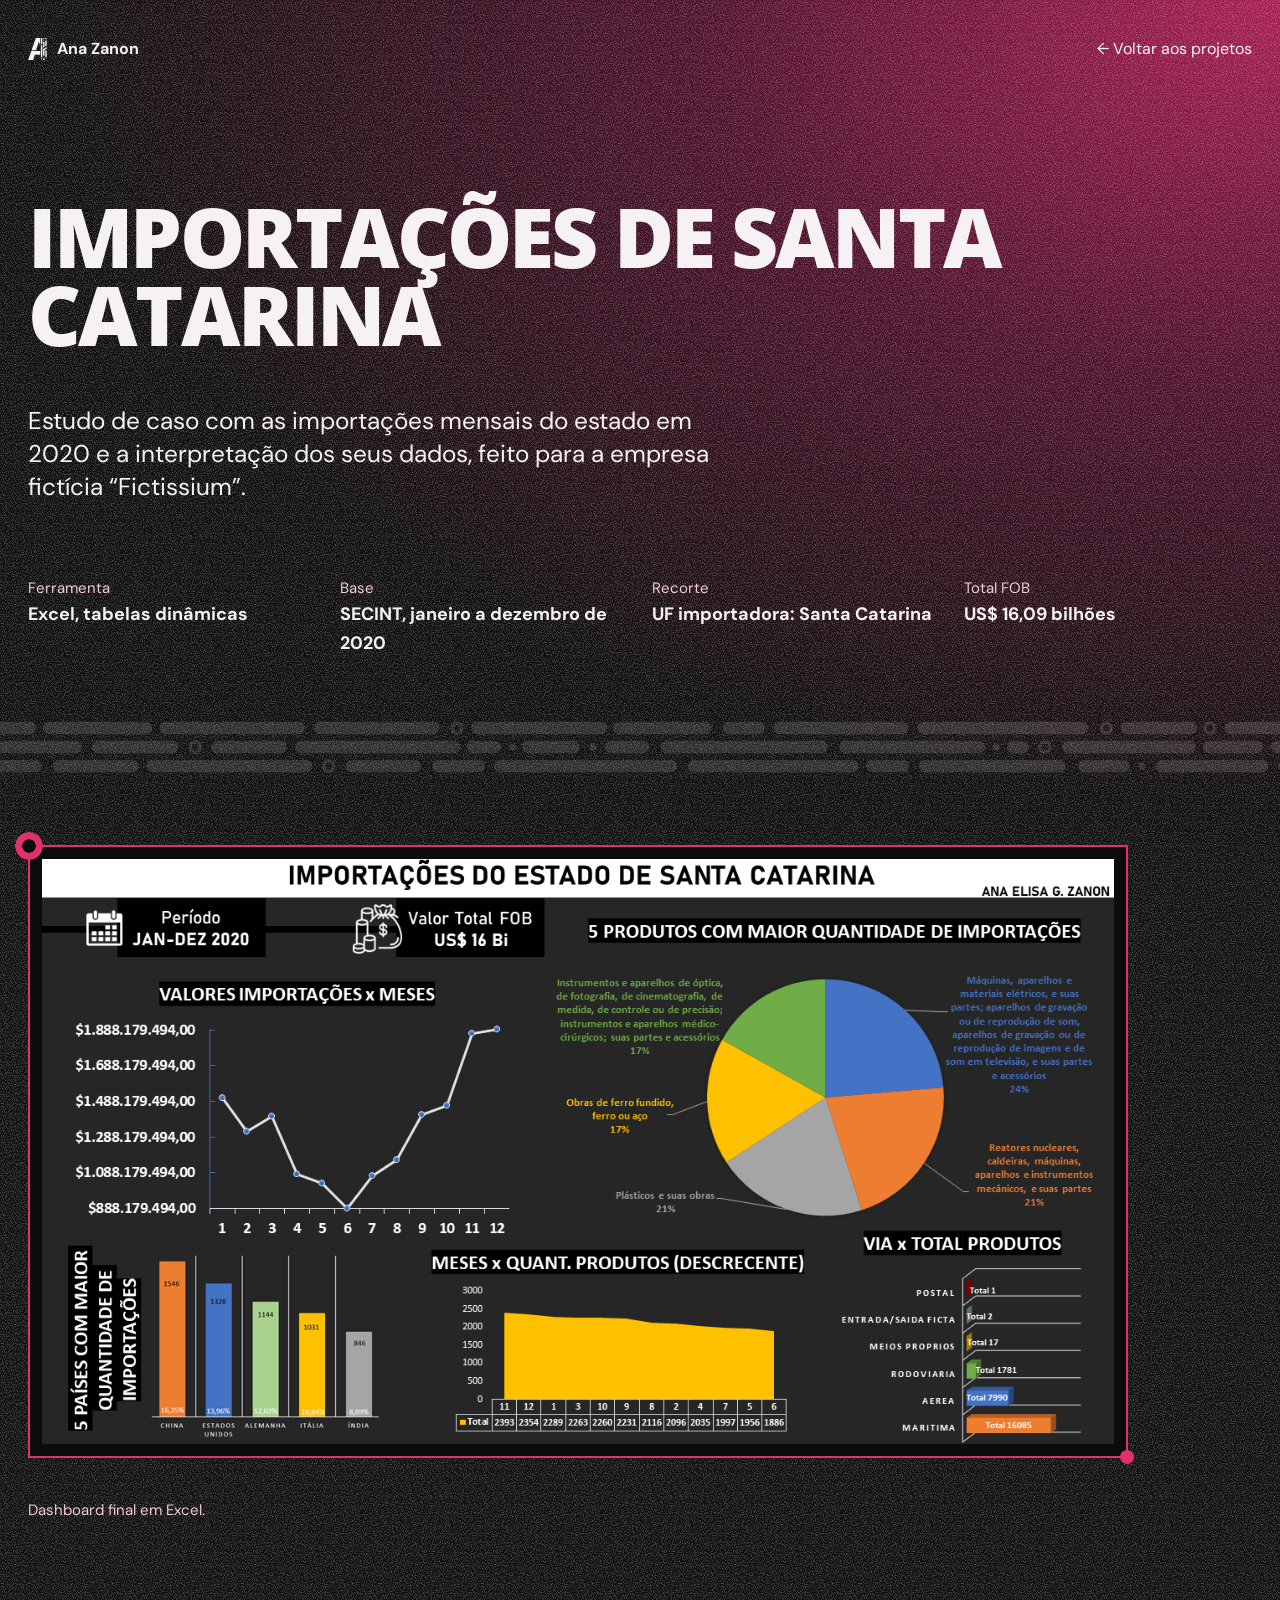
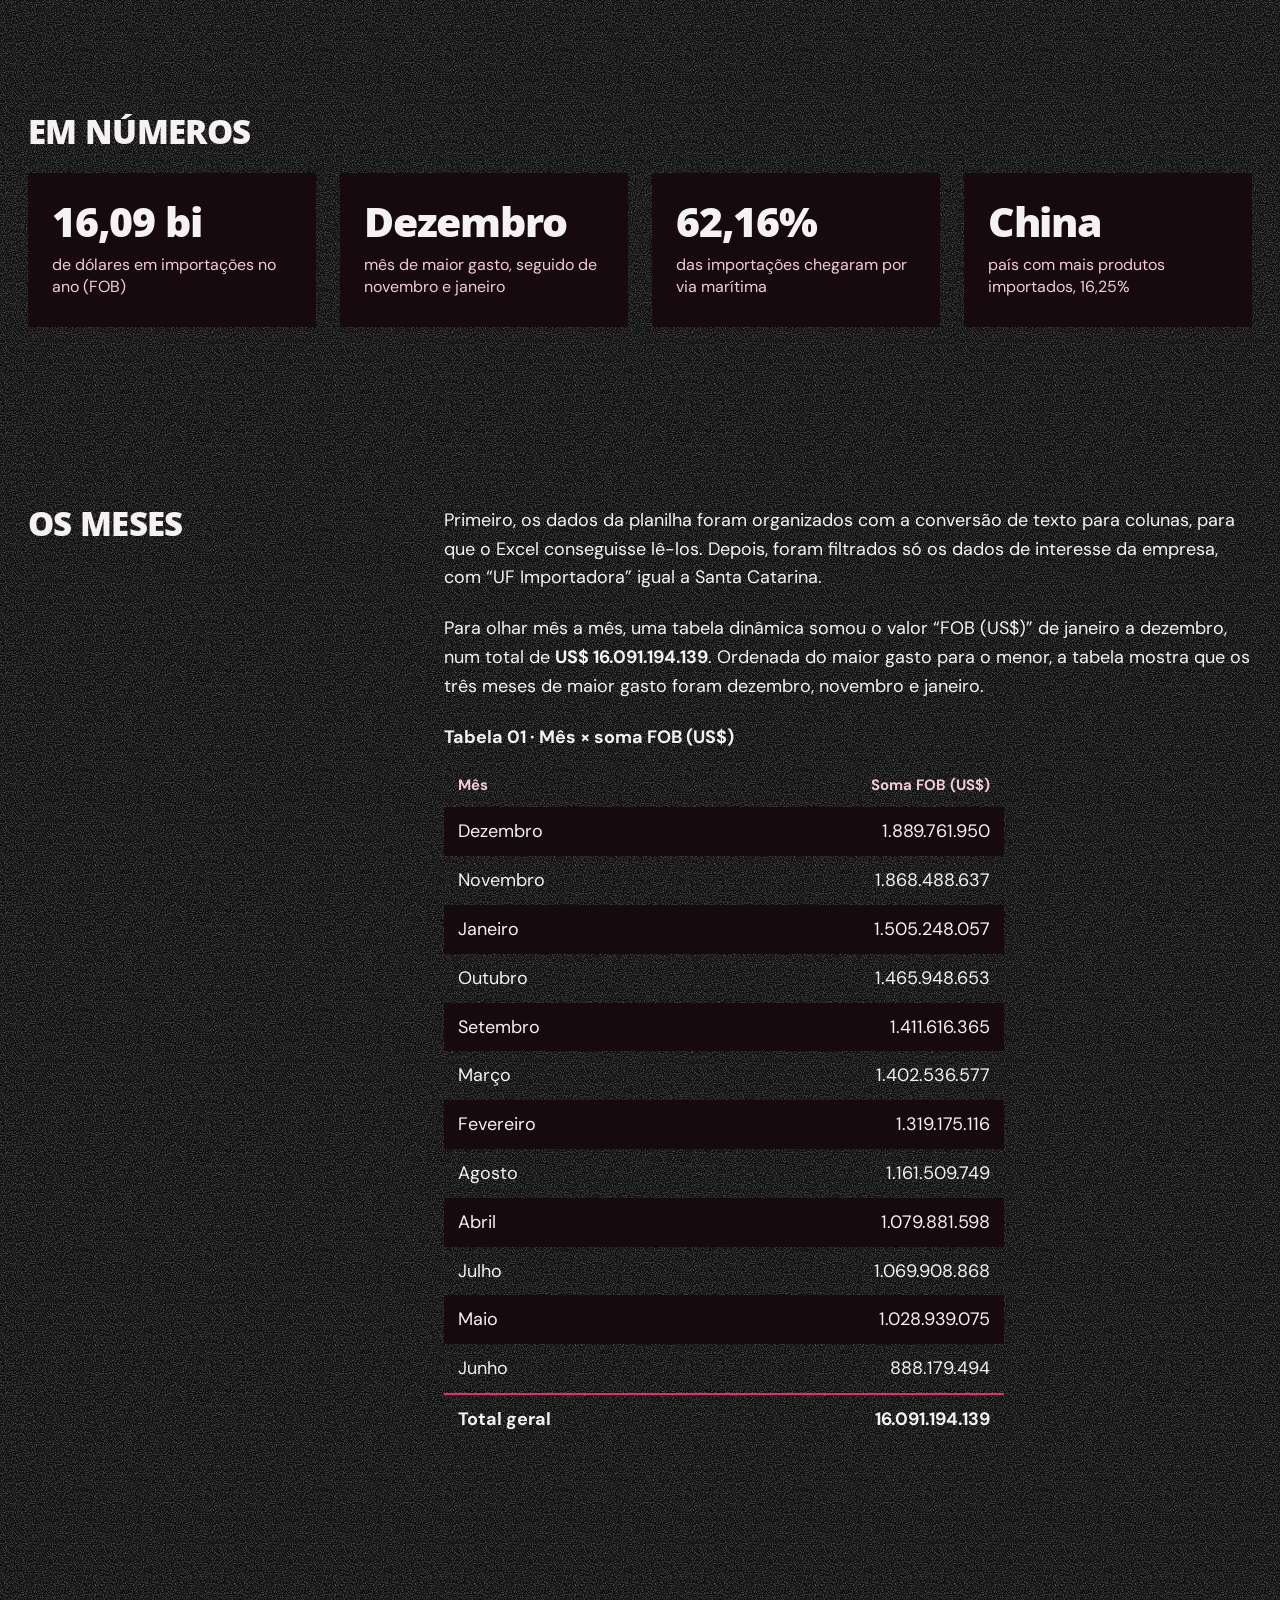
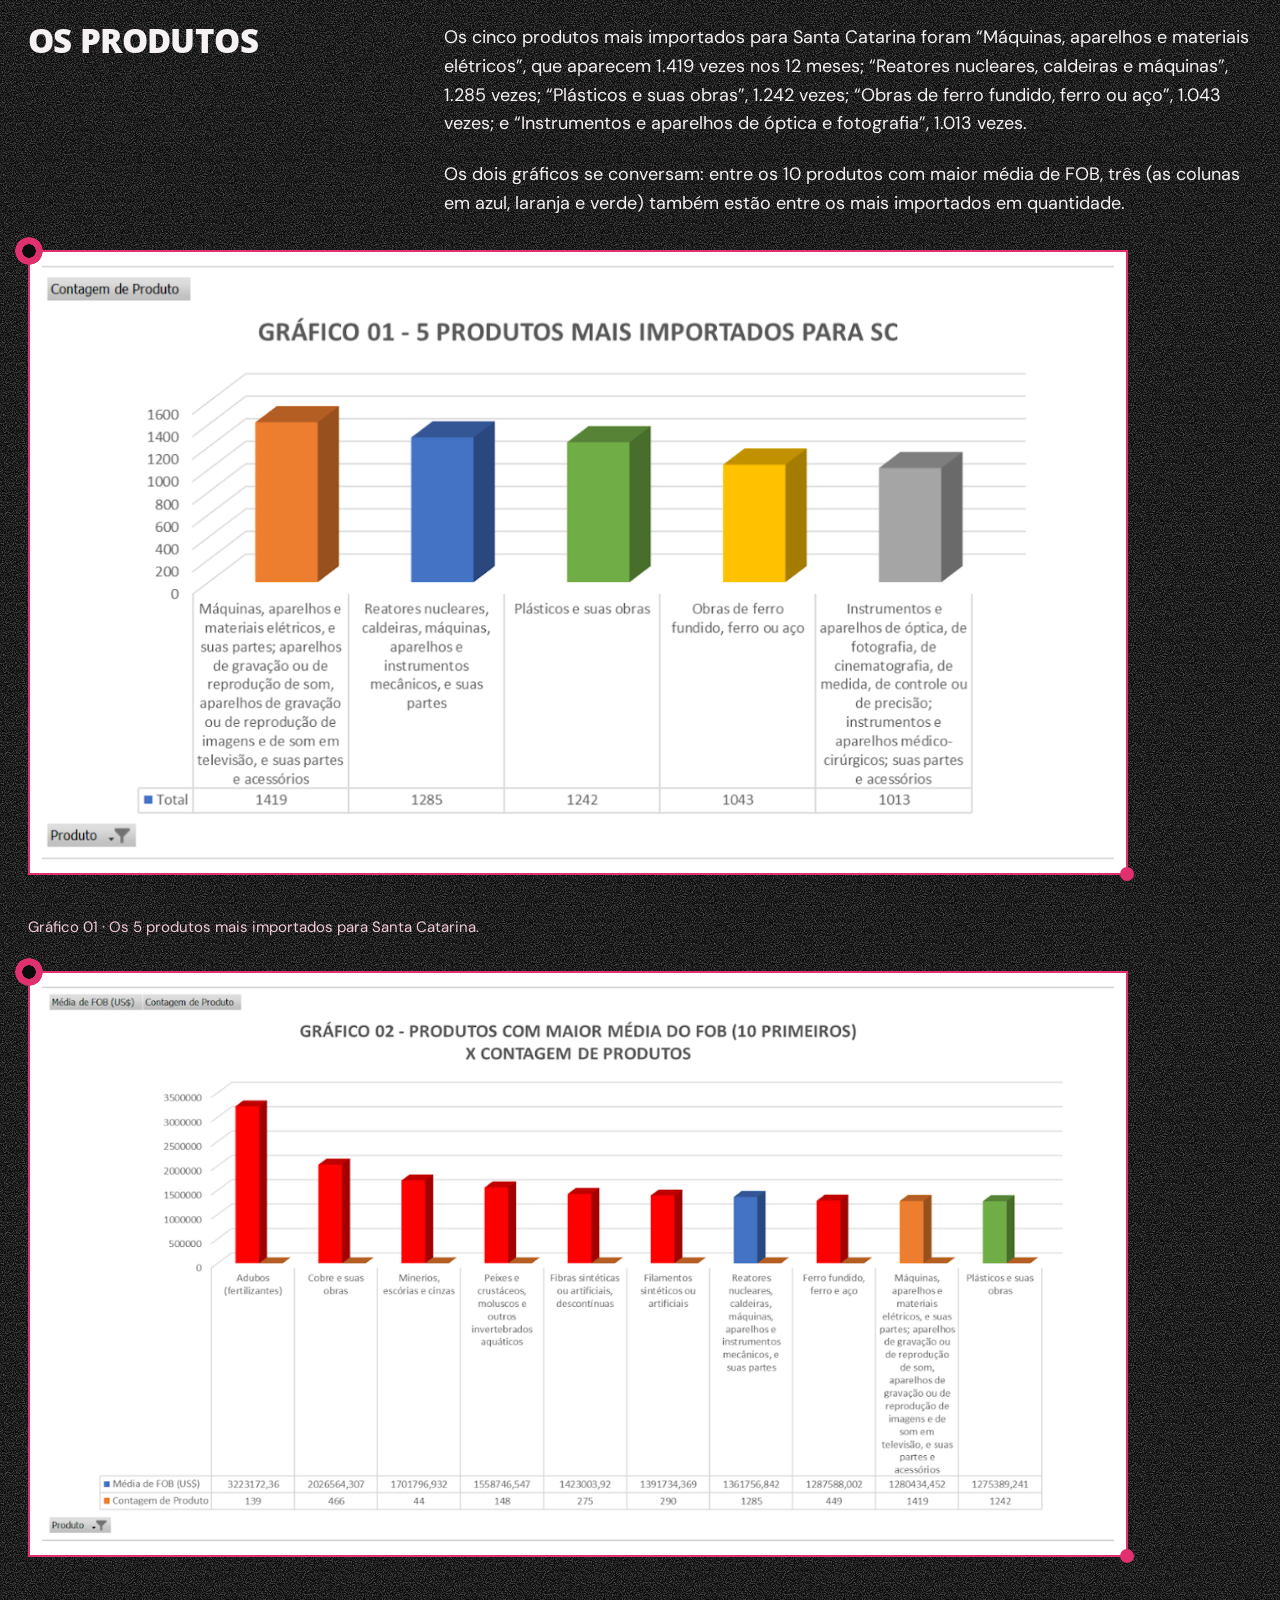
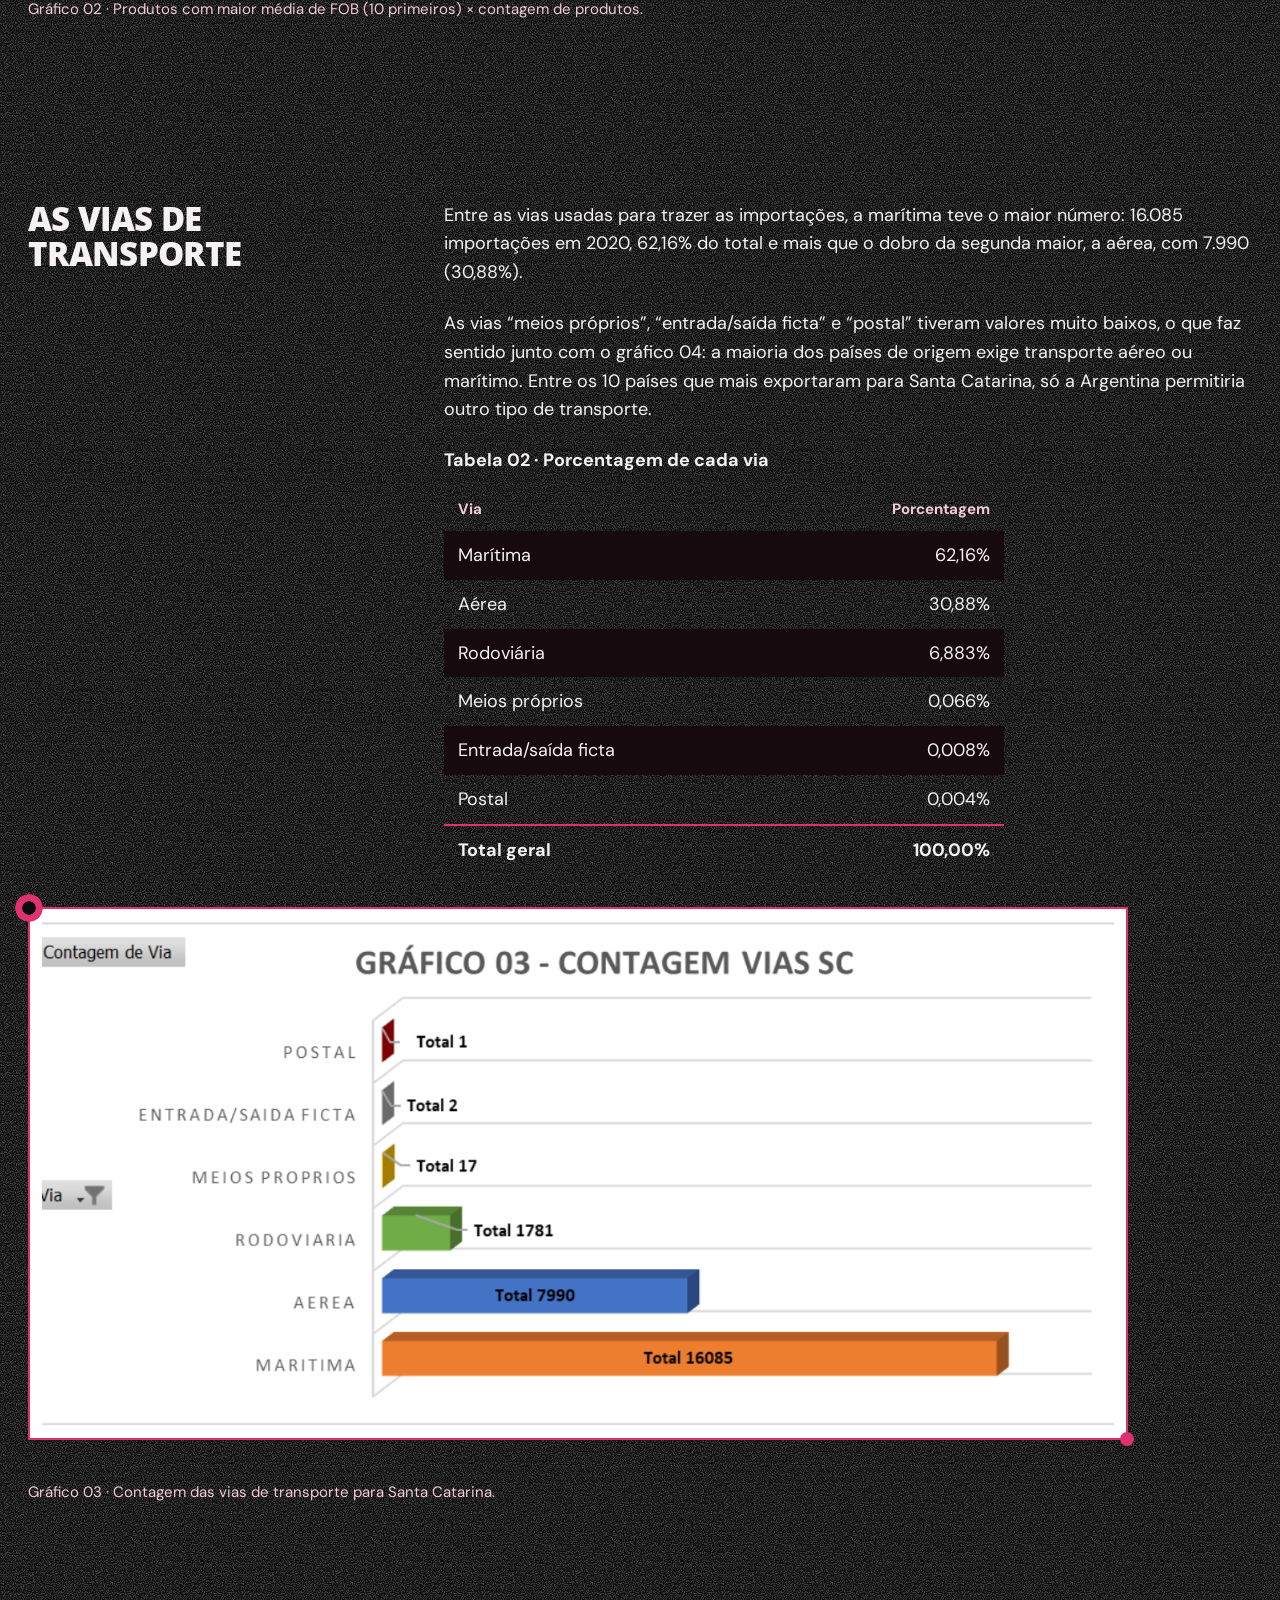
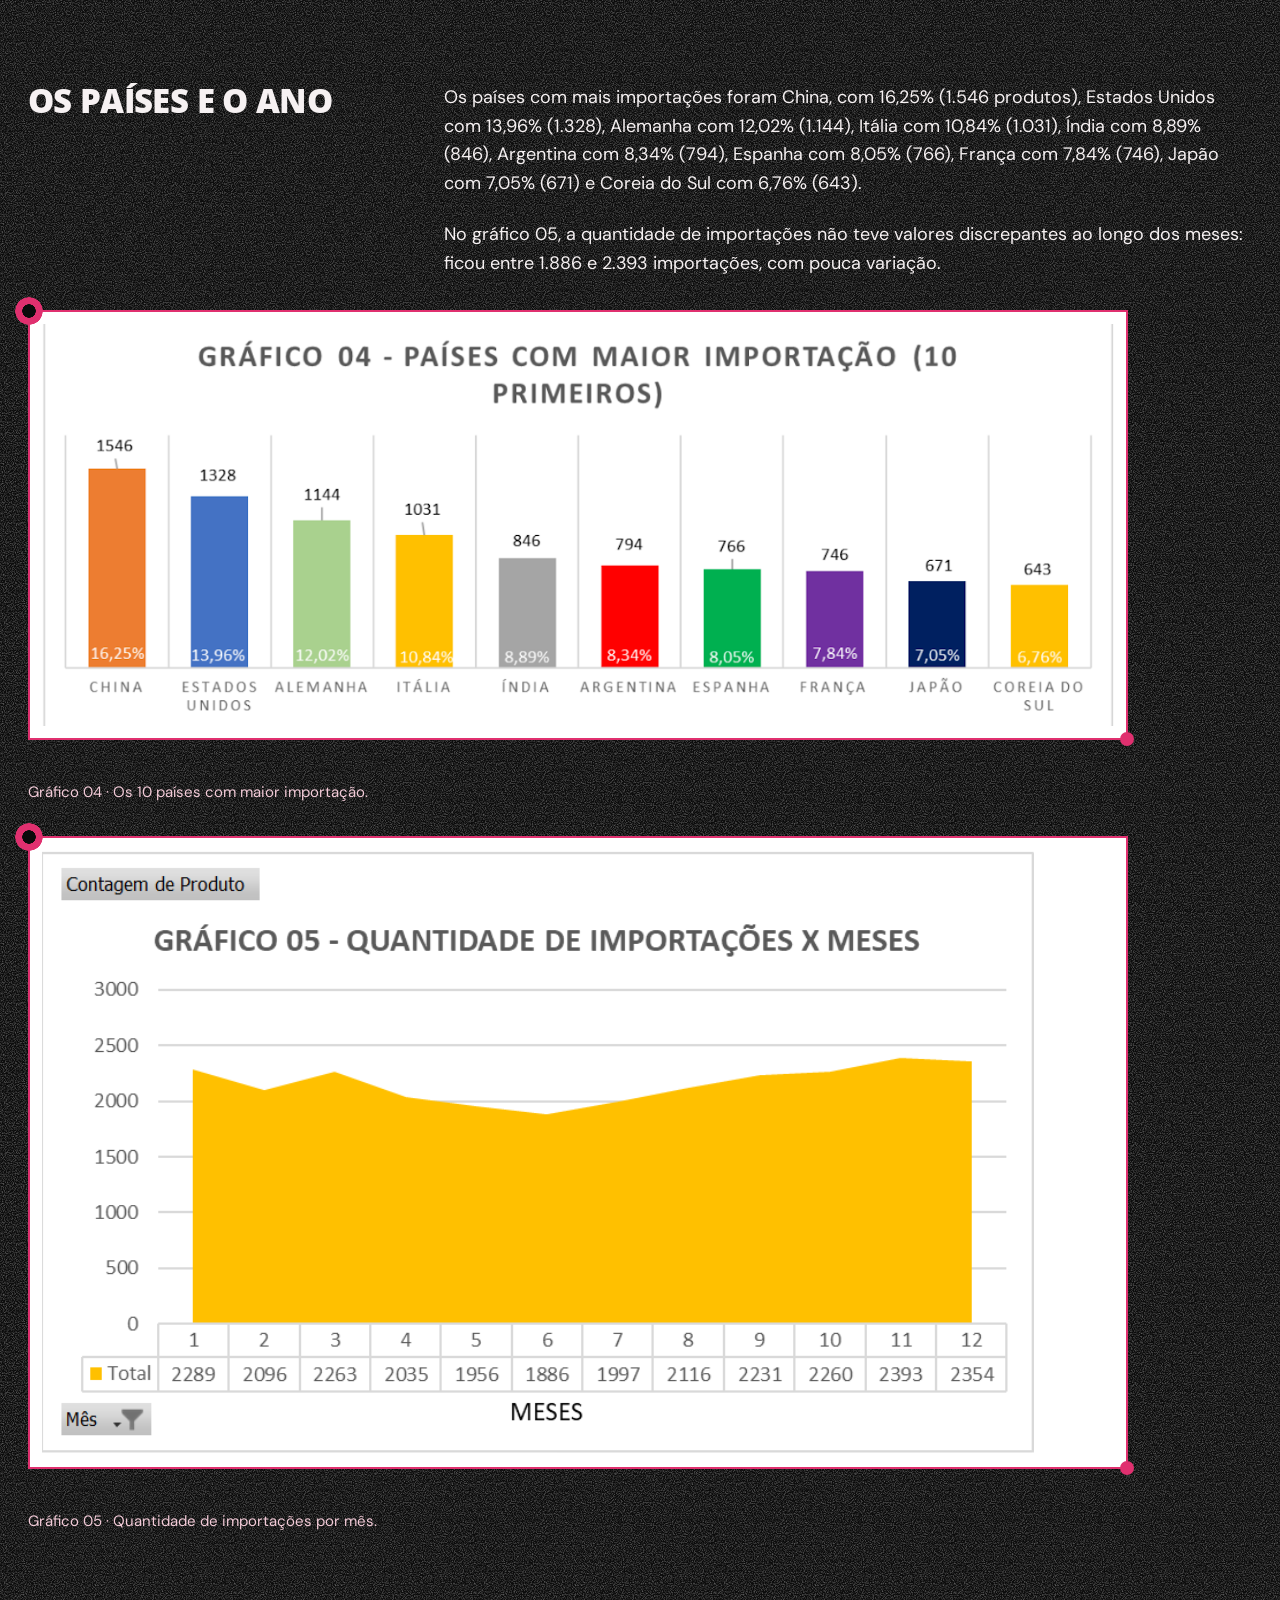
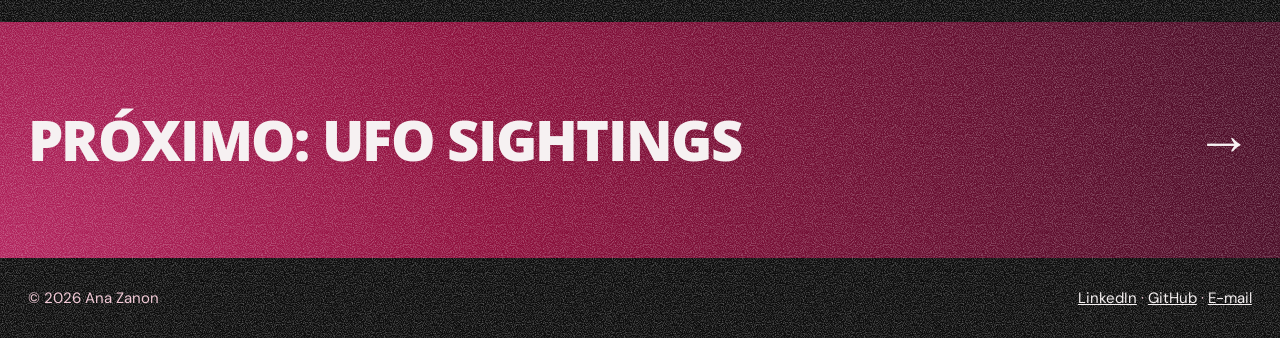
<file: projetos/importacoes-sc.html>
<!doctype html>
<html lang="pt-BR">
<head>
<meta charset="utf-8">
<meta name="viewport" content="width=device-width, initial-scale=1">
<title>Importações de Santa Catarina · Ana Zanon</title>
<meta name="description" content="Estudo de caso em Excel com as importações de Santa Catarina em 2020: meses, produtos, vias de transporte e países. Projeto de Ana Zanon.">
<link rel="preconnect" href="https://fonts.googleapis.com">
<link rel="preconnect" href="https://fonts.gstatic.com" crossorigin>
<link href="https://fonts.googleapis.com/css2?family=Open+Sans:wght@700..800&family=DM+Sans:opsz,wght@9..40,400;9..40,700&display=swap" rel="stylesheet">
<script>document.documentElement.classList.add('js')</script>
<link rel="stylesheet" href="projeto.css">
</head>
<body>
<header class="top">
  <nav class="nav" aria-label="Principal">
    <a class="mark" href="../index.html"><img src="../assets/logo.svg" width="293" height="343" alt="">Ana Zanon</a>
    <a class="back" href="../index.html#trabalhos">← Voltar aos projetos</a>
  </nav>
  <div class="intro">
    <h1 class="rv">Importações de Santa Catarina</h1>
    <p class="lede rv" style="--i:1">Estudo de caso com as importações mensais do estado em 2020 e a interpretação dos seus dados, feito para a empresa fictícia “Fictissium”.</p>
    <dl class="meta rv" style="--i:2">
      <div><dt>Ferramenta</dt><dd>Excel, tabelas dinâmicas</dd></div>
      <div><dt>Base</dt><dd>SECINT, janeiro a dezembro de 2020</dd></div>
      <div><dt>Recorte</dt><dd>UF importadora: Santa Catarina</dd></div>
      <div><dt>Total FOB</dt><dd>US$ 16,09 bilhões</dd></div>
    </dl>
  </div>
  <div class="band-wrap"><div class="band" aria-hidden="true"></div></div>
</header>

<main>
  <figure class="cover chart dark rv">
    <div class="frame"><img src="../assets/sc/dashboard.png" width="1280" height="699" alt="Dashboard das importações de Santa Catarina em 2020: valores por mês, os cinco produtos mais importados, os cinco países com mais importações, quantidade de produtos por mês e vias de transporte"><i class="dot" aria-hidden="true"></i></div>
    <figcaption>Dashboard final em Excel.</figcaption>
  </figure>

  <section aria-labelledby="s0">
    <h2 id="s0" class="rv">Em números</h2>
    <div class="stats rv" style="--i:1">
      <div><b>16,09 bi</b><span>de dólares em importações no ano (FOB)</span></div>
      <div><b>Dezembro</b><span>mês de maior gasto, seguido de novembro e janeiro</span></div>
      <div><b>62,16%</b><span>das importações chegaram por via marítima</span></div>
      <div><b>China</b><span>país com mais produtos importados, 16,25%</span></div>
    </div>
  </section>

  <section aria-labelledby="s1">
    <h2 id="s1" class="rv">Os meses</h2>
    <div class="body rv" style="--i:1">
      <p>Primeiro, os dados da planilha foram organizados com a conversão de texto para colunas, para que o Excel conseguisse lê-los. Depois, foram filtrados só os dados de interesse da empresa, com “UF Importadora” igual a Santa Catarina.</p>
      <p>Para olhar mês a mês, uma tabela dinâmica somou o valor “FOB (US$)” de janeiro a dezembro, num total de <b>US$ 16.091.194.139</b>. Ordenada do maior gasto para o menor, a tabela mostra que os três meses de maior gasto foram dezembro, novembro e janeiro.</p>
      <table>
        <caption>Tabela 01 · Mês × soma FOB (US$)</caption>
        <thead><tr><th scope="col">Mês</th><th scope="col" class="n">Soma FOB (US$)</th></tr></thead>
        <tbody>
          <tr><td>Dezembro</td><td class="n">1.889.761.950</td></tr>
          <tr><td>Novembro</td><td class="n">1.868.488.637</td></tr>
          <tr><td>Janeiro</td><td class="n">1.505.248.057</td></tr>
          <tr><td>Outubro</td><td class="n">1.465.948.653</td></tr>
          <tr><td>Setembro</td><td class="n">1.411.616.365</td></tr>
          <tr><td>Março</td><td class="n">1.402.536.577</td></tr>
          <tr><td>Fevereiro</td><td class="n">1.319.175.116</td></tr>
          <tr><td>Agosto</td><td class="n">1.161.509.749</td></tr>
          <tr><td>Abril</td><td class="n">1.079.881.598</td></tr>
          <tr><td>Julho</td><td class="n">1.069.908.868</td></tr>
          <tr><td>Maio</td><td class="n">1.028.939.075</td></tr>
          <tr><td>Junho</td><td class="n">888.179.494</td></tr>
        </tbody>
        <tfoot><tr><td>Total geral</td><td class="n">16.091.194.139</td></tr></tfoot>
      </table>
    </div>
  </section>

  <section aria-labelledby="s2">
    <h2 id="s2" class="rv">Os produtos</h2>
    <div class="body rv" style="--i:1">
      <p>Os cinco produtos mais importados para Santa Catarina foram “Máquinas, aparelhos e materiais elétricos”, que aparecem 1.419 vezes nos 12 meses; “Reatores nucleares, caldeiras e máquinas”, 1.285 vezes; “Plásticos e suas obras”, 1.242 vezes; “Obras de ferro fundido, ferro ou aço”, 1.043 vezes; e “Instrumentos e aparelhos de óptica e fotografia”, 1.013 vezes.</p>
      <p>Os dois gráficos se conversam: entre os 10 produtos com maior média de FOB, três (as colunas em azul, laranja e verde) também estão entre os mais importados em quantidade.</p>
    </div>
    <figure class="chart rv">
      <div class="frame"><img src="../assets/sc/grafico-01.png" width="1280" height="713" alt="Gráfico 01: os cinco produtos mais importados para Santa Catarina, de 1.419 a 1.013 ocorrências" loading="lazy"><i class="dot" aria-hidden="true"></i></div>
      <figcaption>Gráfico 01 · Os 5 produtos mais importados para Santa Catarina.</figcaption>
    </figure>
    <figure class="chart rv">
      <div class="frame"><img src="../assets/sc/grafico-02.png" width="1280" height="667" alt="Gráfico 02: os 10 produtos com maior média de FOB comparados com a contagem de cada produto" loading="lazy"><i class="dot" aria-hidden="true"></i></div>
      <figcaption>Gráfico 02 · Produtos com maior média de FOB (10 primeiros) × contagem de produtos.</figcaption>
    </figure>
  </section>

  <section aria-labelledby="s3">
    <h2 id="s3" class="rv">As vias de transporte</h2>
    <div class="body rv" style="--i:1">
      <p>Entre as vias usadas para trazer as importações, a marítima teve o maior número: 16.085 importações em 2020, 62,16% do total e mais que o dobro da segunda maior, a aérea, com 7.990 (30,88%).</p>
      <p>As vias “meios próprios”, “entrada/saída ficta” e “postal” tiveram valores muito baixos, o que faz sentido junto com o gráfico 04: a maioria dos países de origem exige transporte aéreo ou marítimo. Entre os 10 países que mais exportaram para Santa Catarina, só a Argentina permitiria outro tipo de transporte.</p>
      <table>
        <caption>Tabela 02 · Porcentagem de cada via</caption>
        <thead><tr><th scope="col">Via</th><th scope="col" class="n">Porcentagem</th></tr></thead>
        <tbody>
          <tr><td>Marítima</td><td class="n">62,16%</td></tr>
          <tr><td>Aérea</td><td class="n">30,88%</td></tr>
          <tr><td>Rodoviária</td><td class="n">6,883%</td></tr>
          <tr><td>Meios próprios</td><td class="n">0,066%</td></tr>
          <tr><td>Entrada/saída ficta</td><td class="n">0,008%</td></tr>
          <tr><td>Postal</td><td class="n">0,004%</td></tr>
        </tbody>
        <tfoot><tr><td>Total geral</td><td class="n">100,00%</td></tr></tfoot>
      </table>
    </div>
    <figure class="chart rv">
      <div class="frame"><img src="../assets/sc/grafico-03.png" width="1276" height="601" alt="Gráfico 03: contagem de importações por via de transporte, com a marítima muito à frente" loading="lazy"><i class="dot" aria-hidden="true"></i></div>
      <figcaption>Gráfico 03 · Contagem das vias de transporte para Santa Catarina.</figcaption>
    </figure>
  </section>

  <section aria-labelledby="s4">
    <h2 id="s4" class="rv">Os países e o ano</h2>
    <div class="body rv" style="--i:1">
      <p>Os países com mais importações foram China, com 16,25% (1.546 produtos), Estados Unidos com 13,96% (1.328), Alemanha com 12,02% (1.144), Itália com 10,84% (1.031), Índia com 8,89% (846), Argentina com 8,34% (794), Espanha com 8,05% (766), França com 7,84% (746), Japão com 7,05% (671) e Coreia do Sul com 6,76% (643).</p>
      <p>No gráfico 05, a quantidade de importações não teve valores discrepantes ao longo dos meses: ficou entre 1.886 e 2.393 importações, com pouca variação.</p>
    </div>
    <figure class="chart rv">
      <div class="frame"><img src="../assets/sc/grafico-04.png" width="1280" height="480" alt="Gráfico 04: os 10 países com mais importações para Santa Catarina, liderados pela China" loading="lazy"><i class="dot" aria-hidden="true"></i></div>
      <figcaption>Gráfico 04 · Os 10 países com maior importação.</figcaption>
    </figure>
    <figure class="chart rv">
      <div class="frame"><img src="../assets/sc/grafico-05.png" width="992" height="605" alt="Gráfico 05: quantidade de importações por mês, estável entre 1.886 e 2.393" loading="lazy"><i class="dot" aria-hidden="true"></i></div>
      <figcaption>Gráfico 05 · Quantidade de importações por mês.</figcaption>
    </figure>
  </section>

  <a class="next" href="ufo-sightings.html"><b>Próximo: UFO Sightings</b><span class="go" aria-hidden="true">→</span></a>
</main>

<footer>
  <p>© 2026 Ana Zanon</p>
  <p><a href="https://www.linkedin.com/in/anaelisazanon" target="_blank" rel="noopener">LinkedIn</a> · <a href="https://github.com/anaelisazanon" target="_blank" rel="noopener">GitHub</a> · <a href="mailto:anaelisazanon@gmail.com">E-mail</a></p>
</footer>

<script>
(function(){
  var els=[].slice.call(document.querySelectorAll('.rv'));
  if(!('IntersectionObserver' in window)){els.forEach(function(e){e.classList.add('in')});return;}
  var io=new IntersectionObserver(function(es){es.forEach(function(e){if(e.isIntersecting){e.target.classList.add('in');io.unobserve(e.target);}})},{threshold:.12});
  els.forEach(function(e){io.observe(e)});
  setTimeout(function(){els.forEach(function(e){if(e.getBoundingClientRect().top<innerHeight)e.classList.add('in')})},1200);
})();
</script>
</body>
</html>
</file>
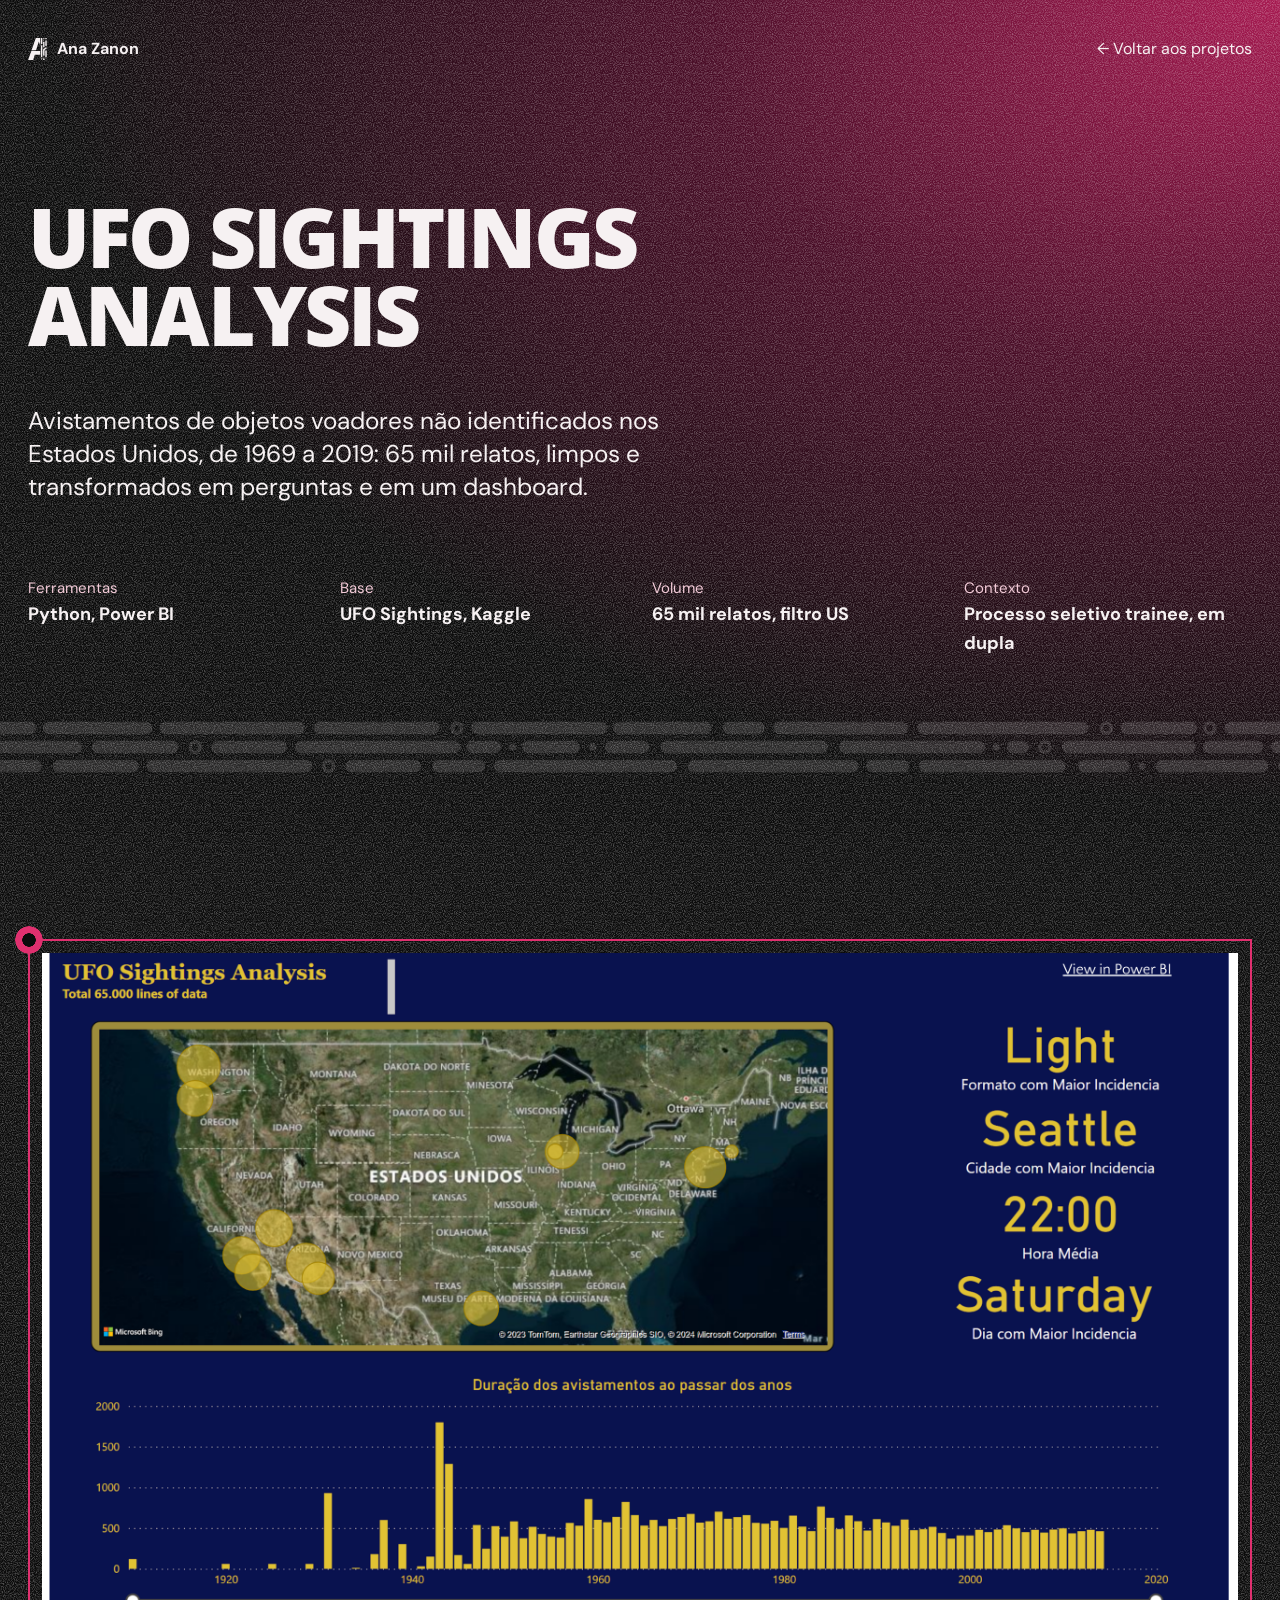
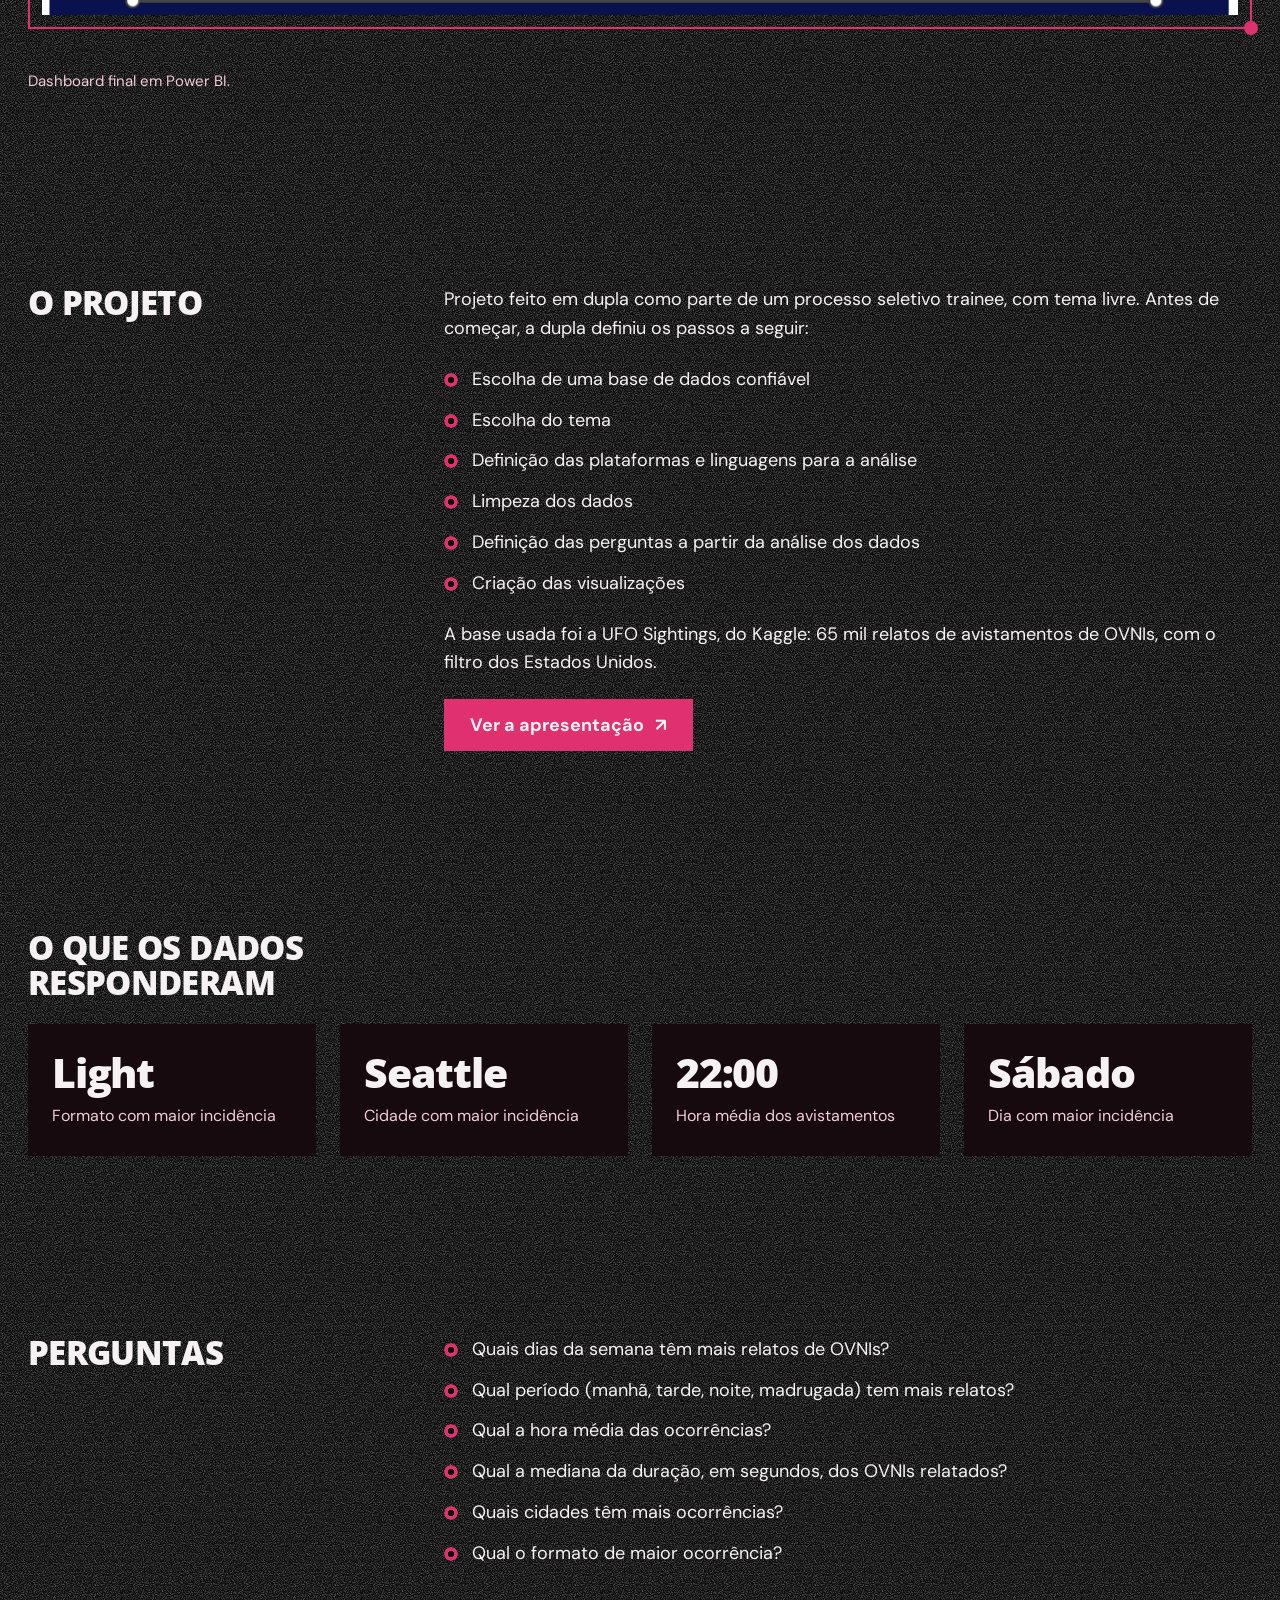
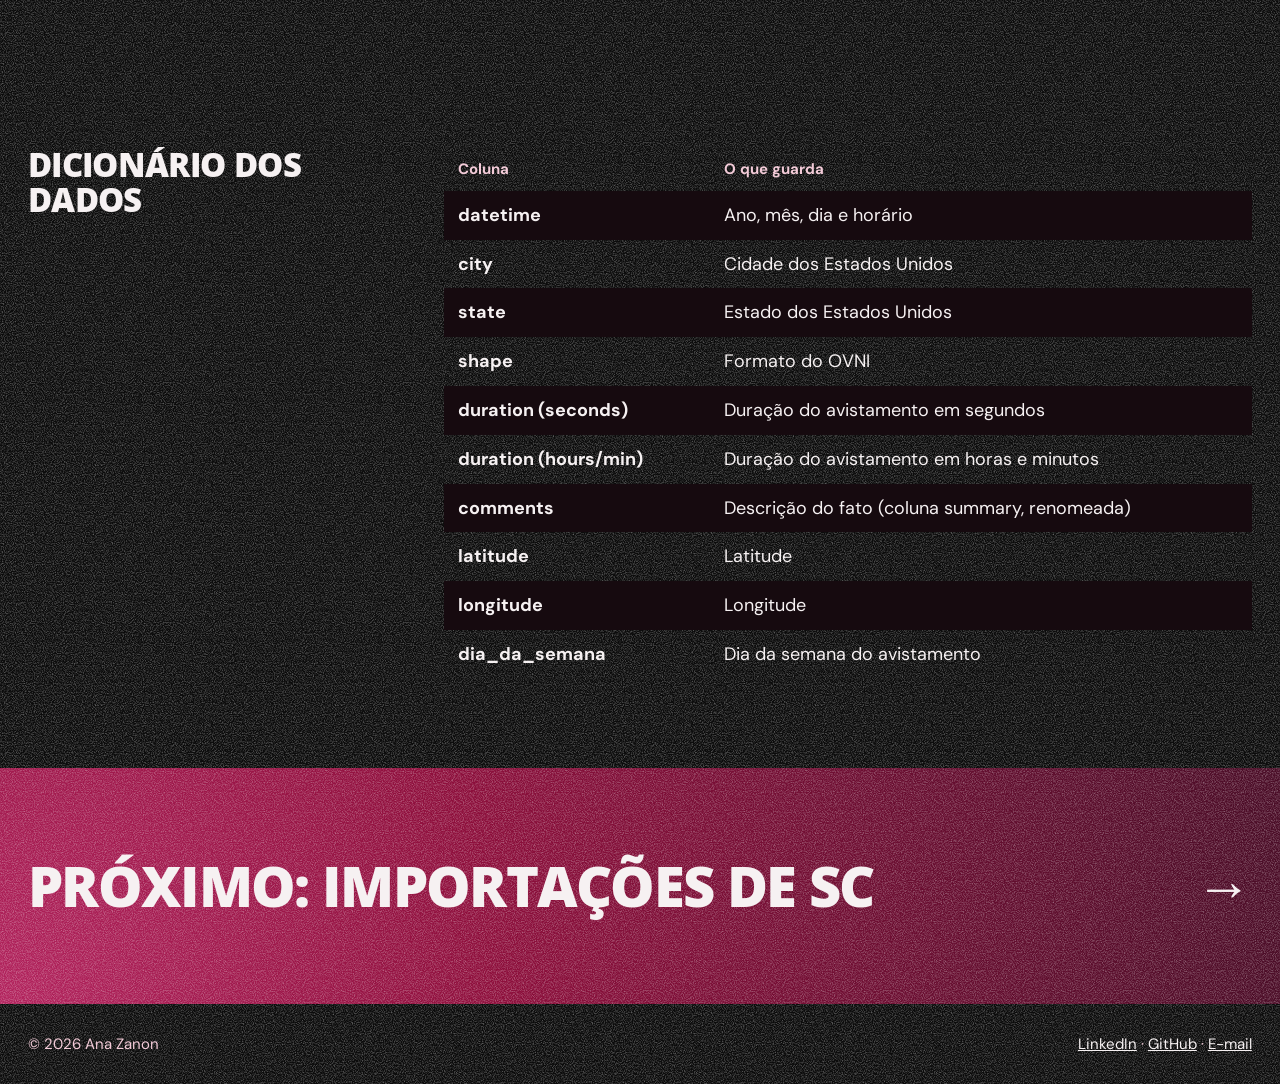
<file: projetos/ufo-sightings.html>
<!doctype html>
<html lang="pt-BR">
<head>
<meta charset="utf-8">
<meta name="viewport" content="width=device-width, initial-scale=1">
<title>UFO Sightings Analysis · Ana Zanon</title>
<meta name="description" content="Análise de 65 mil relatos de avistamentos de OVNIs nos Estados Unidos, com Python e Power BI. Projeto de Ana Zanon.">
<link rel="preconnect" href="https://fonts.googleapis.com">
<link rel="preconnect" href="https://fonts.gstatic.com" crossorigin>
<link href="https://fonts.googleapis.com/css2?family=Open+Sans:wght@700..800&family=DM+Sans:opsz,wght@9..40,400;9..40,700&display=swap" rel="stylesheet">
<script>document.documentElement.classList.add('js')</script>
<link rel="stylesheet" href="projeto.css">
</head>
<body>
<header class="top">
  <nav class="nav" aria-label="Principal">
    <a class="mark" href="../index.html"><img src="../assets/logo.svg" width="293" height="343" alt="">Ana Zanon</a>
    <a class="back" href="../index.html#trabalhos">← Voltar aos projetos</a>
  </nav>
  <div class="intro">
    <h1 class="rv">UFO Sightings Analysis</h1>
    <p class="lede rv" style="--i:1">Avistamentos de objetos voadores não identificados nos Estados Unidos, de 1969 a 2019: 65 mil relatos, limpos e transformados em perguntas e em um dashboard.</p>
    <dl class="meta rv" style="--i:2">
      <div><dt>Ferramentas</dt><dd>Python, Power BI</dd></div>
      <div><dt>Base</dt><dd>UFO Sightings, Kaggle</dd></div>
      <div><dt>Volume</dt><dd>65 mil relatos, filtro US</dd></div>
      <div><dt>Contexto</dt><dd>Processo seletivo trainee, em dupla</dd></div>
    </dl>
  </div>
  <div class="band-wrap"><div class="band" aria-hidden="true"></div></div>
</header>

<main>
  <figure class="cover rv">
    <div class="frame"><img src="../assets/ufo-dashboard.png" width="1280" height="709" alt="Dashboard em Power BI: mapa dos Estados Unidos com as cidades de maior incidência, os destaques Light, Seattle, 22:00 e Saturday, e um gráfico de barras com a duração dos avistamentos ao longo dos anos"><i class="dot" aria-hidden="true"></i></div>
    <figcaption>Dashboard final em Power BI.</figcaption>
  </figure>

  <section aria-labelledby="s1">
    <h2 id="s1" class="rv">O projeto</h2>
    <div class="body rv" style="--i:1">
      <p>Projeto feito em dupla como parte de um processo seletivo trainee, com tema livre. Antes de começar, a dupla definiu os passos a seguir:</p>
      <ul class="rings">
        <li>Escolha de uma base de dados confiável</li>
        <li>Escolha do tema</li>
        <li>Definição das plataformas e linguagens para a análise</li>
        <li>Limpeza dos dados</li>
        <li>Definição das perguntas a partir da análise dos dados</li>
        <li>Criação das visualizações</li>
      </ul>
      <p>A base usada foi a UFO Sightings, do Kaggle: 65 mil relatos de avistamentos de OVNIs, com o filtro dos Estados Unidos.</p>
      <a class="btn" href="https://docs.google.com/presentation/d/1RTEzD8Vg-SpkU5jsunpuSSfgJVrXclQAvQZiCLPqPaI/present" target="_blank" rel="noopener">Ver a apresentação <span aria-hidden="true">↗</span></a>
    </div>
  </section>

  <section aria-labelledby="s2">
    <h2 id="s2" class="rv">O que os dados responderam</h2>
    <div class="stats rv" style="--i:1">
      <div><b>Light</b><span>Formato com maior incidência</span></div>
      <div><b>Seattle</b><span>Cidade com maior incidência</span></div>
      <div><b>22:00</b><span>Hora média dos avistamentos</span></div>
      <div><b>Sábado</b><span>Dia com maior incidência</span></div>
    </div>
  </section>

  <section aria-labelledby="s3">
    <h2 id="s3" class="rv">Perguntas</h2>
    <div class="body rv" style="--i:1">
      <ul class="rings">
        <li>Quais dias da semana têm mais relatos de OVNIs?</li>
        <li>Qual período (manhã, tarde, noite, madrugada) tem mais relatos?</li>
        <li>Qual a hora média das ocorrências?</li>
        <li>Qual a mediana da duração, em segundos, dos OVNIs relatados?</li>
        <li>Quais cidades têm mais ocorrências?</li>
        <li>Qual o formato de maior ocorrência?</li>
      </ul>
    </div>
  </section>

  <section aria-labelledby="s4">
    <h2 id="s4" class="rv">Dicionário dos dados</h2>
    <div class="body rv" style="--i:1">
      <table class="dict">
        <thead><tr><th scope="col">Coluna</th><th scope="col">O que guarda</th></tr></thead>
        <tbody>
          <tr><td>datetime</td><td>Ano, mês, dia e horário</td></tr>
          <tr><td>city</td><td>Cidade dos Estados Unidos</td></tr>
          <tr><td>state</td><td>Estado dos Estados Unidos</td></tr>
          <tr><td>shape</td><td>Formato do OVNI</td></tr>
          <tr><td>duration (seconds)</td><td>Duração do avistamento em segundos</td></tr>
          <tr><td>duration (hours/min)</td><td>Duração do avistamento em horas e minutos</td></tr>
          <tr><td>comments</td><td>Descrição do fato (coluna summary, renomeada)</td></tr>
          <tr><td>latitude</td><td>Latitude</td></tr>
          <tr><td>longitude</td><td>Longitude</td></tr>
          <tr><td>dia_da_semana</td><td>Dia da semana do avistamento</td></tr>
        </tbody>
      </table>
    </div>
  </section>

  <a class="next" href="importacoes-sc.html"><b>Próximo: Importações de SC</b><span class="go" aria-hidden="true">→</span></a>
</main>

<footer>
  <p>© 2026 Ana Zanon</p>
  <p><a href="https://www.linkedin.com/in/anaelisazanon" target="_blank" rel="noopener">LinkedIn</a> · <a href="https://github.com/anaelisazanon" target="_blank" rel="noopener">GitHub</a> · <a href="mailto:anaelisazanon@gmail.com">E-mail</a></p>
</footer>

<script>
(function(){
  var els=[].slice.call(document.querySelectorAll('.rv'));
  if(!('IntersectionObserver' in window)){els.forEach(function(e){e.classList.add('in')});return;}
  var io=new IntersectionObserver(function(es){es.forEach(function(e){if(e.isIntersecting){e.target.classList.add('in');io.unobserve(e.target);}})},{threshold:.12});
  els.forEach(function(e){io.observe(e)});
  setTimeout(function(){els.forEach(function(e){if(e.getBoundingClientRect().top<innerHeight)e.classList.add('in')})},1200);
})();
</script>
</body>
</html>
</file>
<file: projetos/projeto.css>
/* Shared style for the project pages: same tokens and logo elements as the home page */
:root{
  --bg:#0B0B0B; --ink:#F6F1F2; --muted:#BDB5B8; --soft:#F3CBD8; --accent:#E0306F;
  --wine:#8E0F3C; --deep:#4A0D27; --field:#160A0F;
  --display:'Open Sans', Arial, sans-serif; --text:'DM Sans', system-ui, sans-serif;
  --m:clamp(16px,2.2vw,32px);
  --grain:url("data:image/svg+xml,%3Csvg xmlns='http://www.w3.org/2000/svg' width='240' height='240'%3E%3Cfilter id='g'%3E%3CfeTurbulence type='fractalNoise' baseFrequency='0.9' numOctaves='2' seed='7' stitchTiles='stitch'/%3E%3CfeColorMatrix values='0 0 0 0 1 0 0 0 0 1 0 0 0 0 1 1.4 0 0 0 -0.55'/%3E%3C/filter%3E%3Crect width='240' height='240' filter='url(%23g)' opacity='0.5'/%3E%3C/svg%3E");
  --ease-out:cubic-bezier(.22,1,.36,1);
}
*,*::before,*::after{box-sizing:border-box}
html{-webkit-text-size-adjust:100%;scroll-behavior:smooth}
body{margin:0;background:var(--bg) var(--grain);color:var(--ink);font:400 18px/1.6 var(--text);-webkit-font-smoothing:antialiased;overflow-x:hidden}
img{display:block;max-width:100%;height:auto}
a{color:inherit}
h1,h2,h3,p,ul,ol,figure,dl,dd{margin:0}
ul,ol{padding:0;list-style:none}
:focus-visible{outline:3px solid var(--accent);outline-offset:4px}
::selection{background:var(--accent);color:var(--ink)}

/* top */
.top{position:relative;padding:var(--m) var(--m) 0;background:var(--grain),radial-gradient(120% 120% at 100% 0%,#A61950 0%,#4A0D27 38%,#0A0A0A 80%)}
.nav{display:flex;justify-content:space-between;align-items:center;gap:24px}
.mark{display:flex;align-items:center;gap:10px;font:700 16px/1 var(--text);text-decoration:none}
.mark img{width:19px;height:22px}
.back{font-size:16px;text-decoration:none;padding:8px 0;position:relative}
.back::after{content:"";position:absolute;left:0;right:0;bottom:2px;height:2px;background:var(--accent);transform:scaleX(0);transform-origin:left;transition:transform .3s var(--ease-out)}
.back:hover::after,.back:focus-visible::after{transform:scaleX(1)}
.intro{padding:clamp(72px,10vw,150px) 0 clamp(40px,5vw,64px);display:grid;grid-template-columns:repeat(12,1fr);gap:24px}
.intro h1{grid-column:1 / span 10;font:800 clamp(40px,6.4vw,104px)/.95 var(--display);letter-spacing:-.035em;text-transform:uppercase}
.intro .lede{grid-column:1 / span 7;margin-top:28px;font-size:clamp(20px,1.9vw,26px);line-height:1.35;max-width:46ch}
.meta{grid-column:1 / -1;display:grid;grid-template-columns:repeat(4,1fr);gap:24px;margin-top:48px}
.meta dt{font-size:15px;color:var(--soft)}
.meta dd{font-weight:700}
.band{height:clamp(36px,4vw,56px);margin:0 calc(var(--m) * -1);background:url(../assets/trilhas-h.svg) repeat-x 0 50% / auto 100%;opacity:.13}
.band-wrap{padding-bottom:clamp(40px,5vw,64px)}

/* body */
main{padding:0 var(--m)}
.cover{margin:clamp(64px,8vw,120px) 0}
.frame{position:relative;padding:14px}
.frame::before{content:"";position:absolute;inset:0;border:2px solid var(--accent);pointer-events:none}
.frame::after{content:"";position:absolute;left:-13px;top:-13px;width:28px;height:28px;border-radius:50%;background:radial-gradient(circle,var(--bg) 0 6.5px,var(--accent) 7px 13.5px,transparent 14px)}
.frame .dot{position:absolute;right:-6px;bottom:-6px;width:14px;height:14px;border-radius:50%;background:var(--accent)}
.cover figcaption,.chart figcaption{margin-top:40px;font-size:15px;color:var(--soft)}
section{display:grid;grid-template-columns:repeat(12,1fr);gap:24px;padding:clamp(56px,7vw,104px) 0}
section > h2{grid-column:1 / span 4;font:800 clamp(26px,2.6vw,38px)/1.05 var(--display);letter-spacing:-.02em;text-transform:uppercase}
section > .body{grid-column:5 / -1;display:flex;flex-direction:column;gap:22px;max-width:68ch}
.wide{grid-column:1 / -1}
.body b{color:var(--ink)}
.rings li{display:flex;align-items:baseline;gap:14px}
.rings li+li{margin-top:12px}
.rings li::before{content:"";flex:0 0 14px;height:14px;border-radius:50%;transform:translateY(2px);background:radial-gradient(circle,var(--bg) 0 3px,var(--accent) 3.5px 6.5px,transparent 7px)}
.stats{grid-column:1 / -1;display:grid;grid-template-columns:repeat(4,1fr);gap:24px}
.stats div{background:var(--field);padding:28px 24px}
.stats b{display:block;white-space:nowrap;font:800 clamp(26px,3.2vw,52px)/1 var(--display);letter-spacing:-.03em;color:var(--ink)}
.stats span{display:block;margin-top:12px;color:var(--soft);font-size:16px;line-height:1.4}
table{border-collapse:collapse;width:100%;max-width:560px;font-variant-numeric:tabular-nums}
caption{text-align:left;font-weight:700;padding-bottom:12px}
th,td{padding:10px 14px;text-align:left}
th{font-weight:700;color:var(--soft);font-size:15px}
td.n,th.n{text-align:right}
tbody tr:nth-child(odd){background:var(--field)}
tfoot td{font-weight:700;border-top:2px solid var(--accent)}
.dict{max-width:none}
.dict td:first-child{white-space:nowrap;font-weight:700}
.chart{grid-column:1 / -1;margin-top:8px}
.chart .frame{background:#fff;max-width:1100px}
.chart.dark .frame{background:#0b0b0b}
.btn{display:inline-flex;align-items:center;gap:.6em;min-height:52px;padding:0 26px;background:var(--accent);color:var(--ink);font:700 18px/1 var(--text);text-decoration:none;align-self:flex-start;transition:transform .18s var(--ease-out),background-color .18s}
.btn:hover{background:#C9245E}
.btn:active{transform:scale(.97)}

/* next project */
.next{display:flex;justify-content:space-between;align-items:center;gap:24px;margin:0 calc(var(--m) * -1);padding:clamp(56px,7vw,96px) var(--m);background:var(--grain),radial-gradient(circle at 0% 100%,#B3245E 0%,#8E0F3C 38%,#4A0D27 100%);text-decoration:none}

.next b{font:800 clamp(30px,4.4vw,72px)/1 var(--display);letter-spacing:-.03em;text-transform:uppercase}
.next .go{font:800 clamp(30px,4.4vw,72px)/1 var(--display);transition:transform .3s var(--ease-out)}
.next:hover .go{transform:translateX(10px)}
footer{display:flex;justify-content:space-between;gap:24px;flex-wrap:wrap;padding:28px var(--m);font-size:15px;color:var(--soft)}
footer a{color:var(--ink)}

/* motion */
.js .rv{opacity:0;transform:translateY(24px)}
.js .rv.in{opacity:1;transform:none;transition:opacity .7s var(--ease-out),transform .8s var(--ease-out);transition-delay:calc(var(--i,0) * 75ms)}
@media (prefers-reduced-motion:reduce){html{scroll-behavior:auto}.js .rv{opacity:1!important;transform:none!important}}

@media (max-width:760px){
  .intro,section{display:flex;flex-direction:column}
  .meta{grid-template-columns:1fr 1fr}
  .stats{grid-template-columns:1fr 1fr}
  section > .body{max-width:none}
  .next b{font-size:6.6vw}
  td,th{padding:8px 10px}
}
</file>
